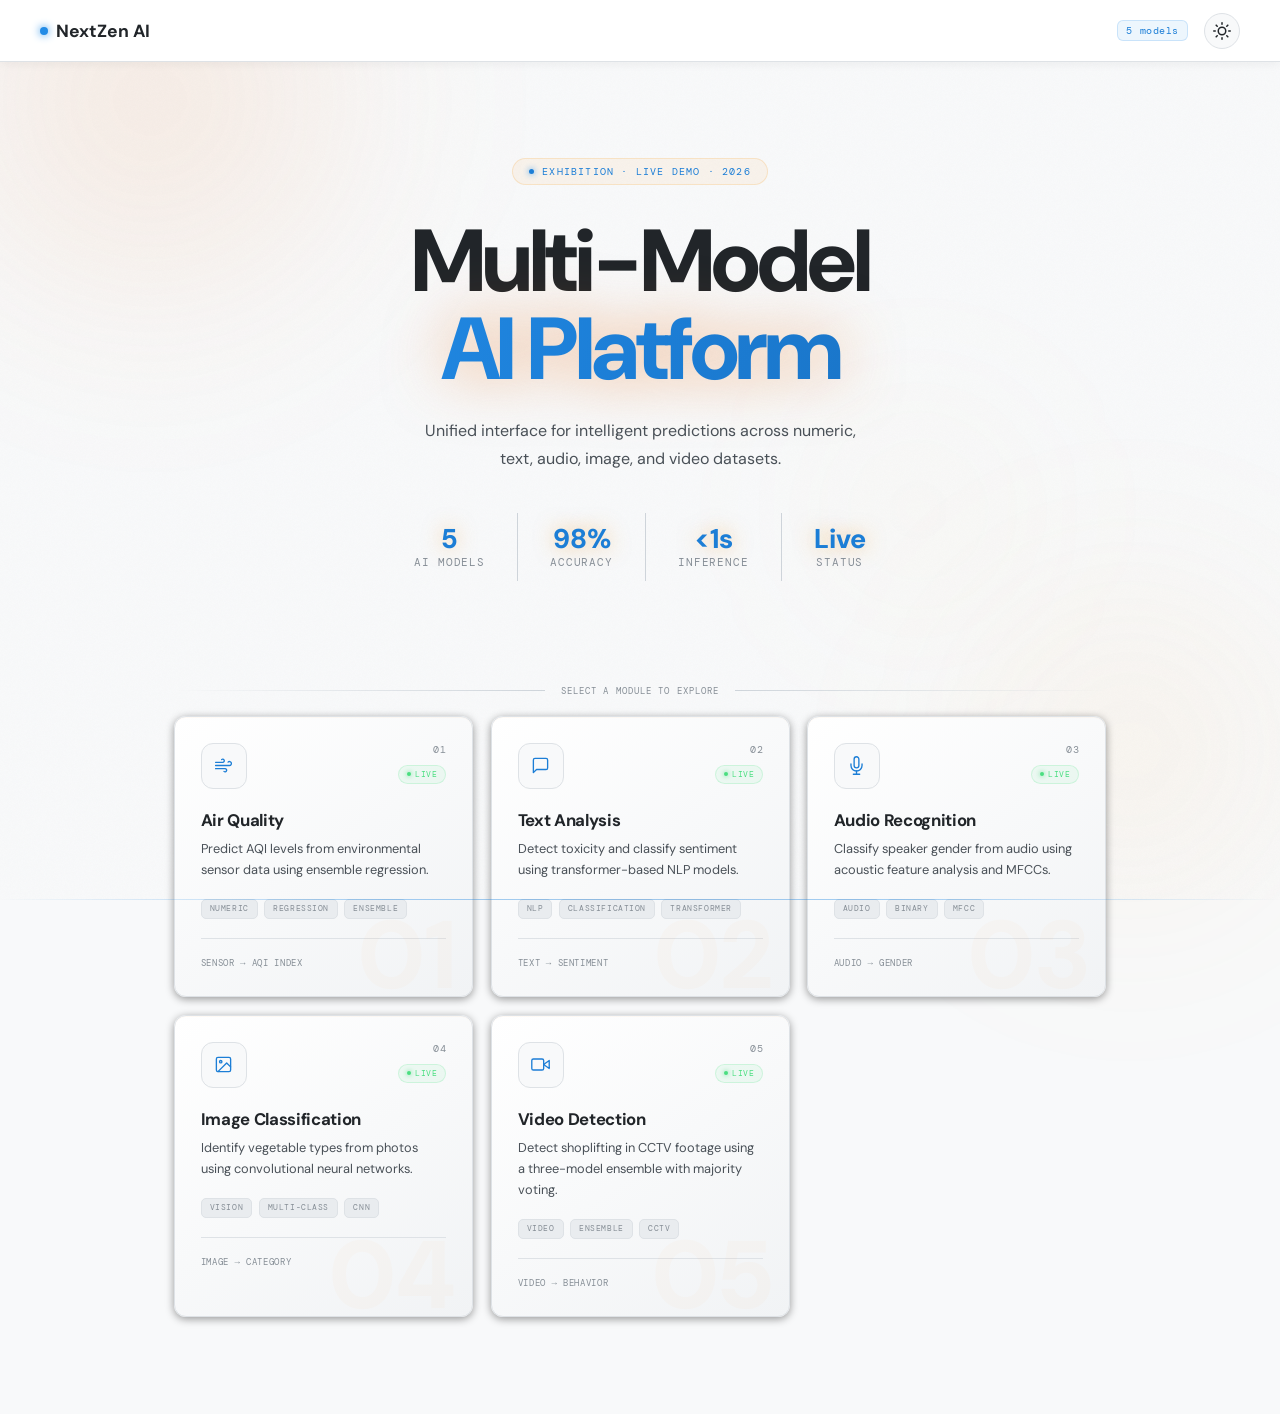
<file: templates/index.html>
<!DOCTYPE html>
<html lang="en">

<head>
  <meta charset="UTF-8">
  <meta name="viewport" content="width=device-width, initial-scale=1.0">
  <title>Multi-Model NextZen AI</title>
  <link
    href="https://fonts.googleapis.com/css2?family=DM+Sans:wght@300;400;500;600&family=DM+Mono:wght@400;500&display=swap"
    rel="stylesheet">
  <link rel="stylesheet" href="/static/global.css">
  <script src="/static/theme.js"></script>
  <style>
    *,
    *::before,
    *::after {
      box-sizing: border-box;
      margin: 0;
      padding: 0;
    }

    /* Global variables are loaded from static/global.css */

    html {
      scroll-behavior: smooth;
    }

    /* ─── NOISE OVERLAY ─── */
    body::before {
      content: '';
      position: fixed;
      inset: 0;
      z-index: 0;
      background-image: url("data:image/svg+xml,%3Csvg viewBox='0 0 256 256' xmlns='http://www.w3.org/2000/svg'%3E%3Cfilter id='n'%3E%3CfeTurbulence type='fractalNoise' baseFrequency='0.9' numOctaves='4' stitchTiles='stitch'/%3E%3C/filter%3E%3Crect width='100%25' height='100%25' filter='url(%23n)' opacity='0.04'/%3E%3C/svg%3E");
      background-size: 200px;
      pointer-events: none;
      opacity: 0.6;
    }

    /* ─── AMBIENT GLOW ORBS ─── */
    .orb {
      position: fixed;
      border-radius: 50%;
      filter: blur(80px);
      pointer-events: none;
      z-index: 0;
      animation: drift 18s ease-in-out infinite alternate;
    }

    .orb-1 {
      width: 600px;
      height: 600px;
      background: radial-gradient(circle, rgba(232, 114, 28, 0.12) 0%, transparent 70%);
      top: -200px;
      left: -150px;
    }

    .orb-2 {
      width: 500px;
      height: 500px;
      background: radial-gradient(circle, rgba(245, 160, 48, 0.08) 0%, transparent 70%);
      bottom: -100px;
      right: -100px;
      animation-delay: -9s;
      animation-direction: alternate-reverse;
    }

    .orb-3 {
      width: 300px;
      height: 300px;
      background: radial-gradient(circle, rgba(255, 201, 106, 0.06) 0%, transparent 70%);
      top: 40%;
      left: 60%;
      animation-delay: -4s;
    }

    @keyframes drift {
      from {
        transform: translate(0, 0) scale(1);
      }

      to {
        transform: translate(30px, 40px) scale(1.08);
      }
    }

    /* Custom nav styles for index.html */
    .nav-badge {
      font-family: var(--mono);
      font-size: 0.6rem;
      color: var(--accent2);
      background: var(--accent-light);
      border: 1px solid var(--accent-mid);
      border-radius: 6px;
      padding: 0.18rem 0.5rem;
      letter-spacing: 0.06em;
    }

    /* ─── HERO ─── */
    .hero {
      position: relative;
      z-index: 1;
      max-width: 780px;
      margin: 0 auto;
      padding: 6rem 2rem 3rem;
      text-align: center;
    }

    .hero-eyebrow {
      display: inline-flex;
      align-items: center;
      gap: 0.5rem;
      font-family: var(--mono);
      font-size: 0.62rem;
      letter-spacing: 0.12em;
      text-transform: uppercase;
      color: var(--accent2);
      background: rgba(245, 160, 48, 0.07);
      border: 1px solid rgba(245, 160, 48, 0.2);
      border-radius: 999px;
      padding: 0.35rem 1rem;
      margin-bottom: 2rem;
      animation: fadeUp 0.5s ease both;
    }

    .hero-eyebrow::before {
      content: '';
      width: 5px;
      height: 5px;
      border-radius: 50%;
      background: var(--accent2);
      box-shadow: 0 0 6px var(--accent);
    }

    .hero h1 {
      font-family: var(--display);
      font-size: clamp(3rem, 7vw, 5.5rem);
      font-weight: 800;
      line-height: 1.0;
      letter-spacing: -0.04em;
      color: var(--text);
      margin-bottom: 1.5rem;
      animation: fadeUp 0.5s 0.1s ease both;
    }

    .hero h1 .line2 {
      display: block;
      background: linear-gradient(110deg, var(--accent) 0%, var(--accent2) 50%, var(--accent3) 100%);
      -webkit-background-clip: text;
      -webkit-text-fill-color: transparent;
      background-clip: text;
      filter: drop-shadow(0 0 30px rgba(232, 114, 28, 0.5));
    }

    .hero-sub {
      font-size: 1rem;
      color: var(--text2);
      line-height: 1.75;
      max-width: 460px;
      margin: 0 auto 2.5rem;
      animation: fadeUp 0.5s 0.18s ease both;
    }

    /* stat strip */
    .hero-stats {
      display: flex;
      align-items: center;
      justify-content: center;
      gap: 0;
      margin-bottom: 3.5rem;
      animation: fadeUp 0.5s 0.24s ease both;
    }

    .stat {
      padding: 0.75rem 2rem;
      border-left: 1px solid var(--border2);
      text-align: center;
    }

    .stat:first-child {
      border-left: none;
    }

    .stat-val {
      font-family: var(--display);
      font-size: 1.7rem;
      font-weight: 800;
      color: var(--accent2);
      line-height: 1;
      text-shadow: 0 0 20px rgba(245, 160, 48, 0.5);
    }

    .stat-lbl {
      font-size: 0.67rem;
      color: var(--muted);
      letter-spacing: 0.08em;
      text-transform: uppercase;
      margin-top: 0.2rem;
      font-family: var(--mono);
    }

    /* ─── SECTION LABEL ─── */
    .section-label {
      max-width: 980px;
      margin: 0 auto;
      padding: 0 1.5rem 1.2rem;
      display: flex;
      align-items: center;
      gap: 1rem;
      position: relative;
      z-index: 1;
      animation: fadeUp 0.5s 0.3s ease both;
    }

    .section-label::before {
      content: '';
      flex: 1;
      height: 1px;
      background: linear-gradient(to right, transparent, var(--border2));
    }

    .section-label-text {
      font-family: var(--mono);
      font-size: 0.58rem;
      color: var(--muted);
      letter-spacing: 0.12em;
      text-transform: uppercase;
      white-space: nowrap;
    }

    .section-label::after {
      content: '';
      flex: 1;
      height: 1px;
      background: linear-gradient(to left, transparent, var(--border2));
    }

    /* ─── GRID ─── */
    .grid {
      max-width: 980px;
      margin: 0 auto;
      padding: 0 1.5rem 6rem;
      display: grid;
      grid-template-columns: repeat(3, 1fr);
      gap: 1.1rem;
      position: relative;
      z-index: 1;
    }

    @media(max-width:820px) {
      .grid {
        grid-template-columns: repeat(2, 1fr);
      }
    }

    @media(max-width:520px) {
      .grid {
        grid-template-columns: 1fr;
      }
    }

    /* ─── CARD ─── */
    .card {
      background: linear-gradient(145deg, var(--surface) 0%, var(--bg2) 100%);
      border: 1px solid var(--border);
      border-radius: var(--r);
      padding: 1.6rem;
      cursor: pointer;
      position: relative;
      overflow: hidden;
      transition: transform 0.3s cubic-bezier(0.34, 1.56, 0.64, 1),
        box-shadow 0.3s ease,
        border-color 0.22s;
      box-shadow: 0 2px 8px rgba(0, 0, 0, 0.4), 0 1px 0 rgba(255, 160, 60, 0.05) inset;
    }

    /* staggered entry */
    .card {
      animation: cardUp 0.5s ease both;
    }

    .card:nth-child(1) {
      animation-delay: 0.35s;
    }

    .card:nth-child(2) {
      animation-delay: 0.42s;
    }

    .card:nth-child(3) {
      animation-delay: 0.49s;
    }

    .card:nth-child(4) {
      animation-delay: 0.56s;
    }

    .card:nth-child(5) {
      animation-delay: 0.63s;
    }

    @keyframes cardUp {
      from {
        opacity: 0;
        transform: translateY(24px) scale(0.97);
      }

      to {
        opacity: 1;
        transform: translateY(0) scale(1);
      }
    }

    .card:hover {
      transform: translateY(-7px) scale(1.015);
      box-shadow: 0 20px 50px rgba(0, 0, 0, 0.6),
        0 0 0 1px var(--border2),
        0 0 40px rgba(232, 114, 28, 0.12);
      border-color: var(--border2);
    }

    /* gradient top bar */
    .card::before {
      content: '';
      position: absolute;
      top: 0;
      left: 0;
      right: 0;
      height: 1px;
      background: linear-gradient(90deg, transparent, var(--accent), var(--accent2), transparent);
      opacity: 0;
      transition: opacity 0.3s ease;
    }

    .card:hover::before {
      opacity: 1;
    }

    /* inner glow on hover */
    .card::after {
      content: '';
      position: absolute;
      inset: 0;
      background: radial-gradient(ellipse at 50% 0%, rgba(232, 114, 28, 0.06) 0%, transparent 65%);
      opacity: 0;
      transition: opacity 0.3s ease;
      pointer-events: none;
    }

    .card:hover::after {
      opacity: 1;
    }

    /* number watermark */
    .card-watermark {
      position: absolute;
      bottom: -0.5rem;
      right: 1rem;
      font-family: var(--display);
      font-size: 6rem;
      font-weight: 800;
      color: rgba(255, 160, 60, 0.03);
      line-height: 1;
      pointer-events: none;
      user-select: none;
      transition: color 0.3s;
    }

    .card:hover .card-watermark {
      color: rgba(255, 160, 60, 0.06);
    }

    /* card top row */
    .card-head {
      display: flex;
      align-items: flex-start;
      justify-content: space-between;
      margin-bottom: 1.3rem;
    }

    .card-icon {
      width: 46px;
      height: 46px;
      border-radius: 12px;
      background: var(--surface2);
      border: 1px solid var(--border);
      display: flex;
      align-items: center;
      justify-content: center;
      position: relative;
      overflow: hidden;
      transition: background 0.22s, border-color 0.22s, box-shadow 0.22s;
    }

    .card-icon::before {
      content: '';
      position: absolute;
      inset: 0;
      background: radial-gradient(circle at 50% 0%, rgba(232, 114, 28, 0.15) 0%, transparent 70%);
      opacity: 0;
      transition: opacity 0.22s;
    }

    .card:hover .card-icon {
      background: rgba(232, 114, 28, 0.1);
      border-color: var(--border3);
      box-shadow: 0 0 14px rgba(232, 114, 28, 0.2);
    }

    .card:hover .card-icon::before {
      opacity: 1;
    }

    .card-icon svg {
      width: 19px;
      height: 19px;
      stroke: var(--accent2);
      fill: none;
      stroke-width: 1.7;
      stroke-linecap: round;
      stroke-linejoin: round;
      transition: stroke 0.22s, filter 0.22s;
      position: relative;
      z-index: 1;
    }

    .card:hover .card-icon svg {
      stroke: var(--accent3);
      filter: drop-shadow(0 0 6px rgba(232, 114, 28, 0.8));
    }

    .card-meta {
      text-align: right;
    }

    .card-idx {
      font-family: var(--mono);
      font-size: 0.6rem;
      color: var(--muted);
      letter-spacing: 0.08em;
      display: block;
      margin-bottom: 0.3rem;
    }

    /* status pill */
    .status-pill {
      display: inline-flex;
      align-items: center;
      gap: 0.28rem;
      font-family: var(--mono);
      font-size: 0.52rem;
      letter-spacing: 0.06em;
      color: #4ade80;
      background: rgba(74, 222, 128, 0.07);
      border: 1px solid rgba(74, 222, 128, 0.2);
      border-radius: 999px;
      padding: 0.18rem 0.5rem;
    }

    .status-pill::before {
      content: '';
      width: 4px;
      height: 4px;
      border-radius: 50%;
      background: #4ade80;
      box-shadow: 0 0 5px #4ade80;
    }

    /* card body */
    .card-name {
      font-family: var(--display);
      font-size: 1.05rem;
      font-weight: 700;
      color: var(--text);
      margin-bottom: 0.4rem;
      letter-spacing: -0.02em;
      transition: color 0.2s;
    }

    .card:hover .card-name {
      color: var(--accent3);
    }

    .card-desc {
      font-size: 0.8rem;
      color: var(--text2);
      line-height: 1.65;
      margin-bottom: 1.2rem;
    }

    /* tag row */
    .card-tags {
      display: flex;
      gap: 0.4rem;
      flex-wrap: wrap;
      margin-bottom: 1.2rem;
    }

    .tag {
      font-family: var(--mono);
      font-size: 0.53rem;
      letter-spacing: 0.07em;
      text-transform: uppercase;
      color: var(--muted);
      background: var(--surface3);
      border: 1px solid var(--border);
      border-radius: 5px;
      padding: 0.2rem 0.5rem;
      transition: color 0.2s, background 0.2s, border-color 0.2s;
    }

    .card:hover .tag {
      color: var(--accent2);
      background: rgba(232, 114, 28, 0.08);
      border-color: rgba(232, 114, 28, 0.2);
    }

    /* card footer */
    .card-foot {
      display: flex;
      align-items: center;
      justify-content: space-between;
      padding-top: 1rem;
      border-top: 1px solid var(--border);
    }

    .card-type {
      font-family: var(--mono);
      font-size: 0.57rem;
      color: var(--muted);
      letter-spacing: 0.07em;
      text-transform: uppercase;
    }

    .card-cta {
      display: flex;
      align-items: center;
      gap: 0.35rem;
      font-size: 0.73rem;
      font-weight: 600;
      font-family: var(--display);
      color: var(--accent);
      opacity: 0;
      transform: translateX(-6px);
      transition: opacity 0.22s, transform 0.22s, color 0.22s;
    }

    .card:hover .card-cta {
      opacity: 1;
      transform: translateX(0);
      color: var(--accent2);
    }

    .card-cta svg {
      width: 13px;
      height: 13px;
      stroke: currentColor;
      fill: none;
      stroke-width: 2.2;
      stroke-linecap: round;
      stroke-linejoin: round;
    }

    /* ─── BOTTOM GLOW LINE ─── */
    .bottom-glow {
      position: fixed;
      bottom: 0;
      left: 0;
      right: 0;
      height: 1px;
      background: linear-gradient(90deg, transparent 0%, var(--accent) 30%, var(--accent2) 50%, var(--accent) 70%, transparent 100%);
      opacity: 0.4;
      z-index: 99;
      pointer-events: none;
    }

    /* ─── ANIMATIONS ─── */
    @keyframes fadeUp {
      from {
        opacity: 0;
        transform: translateY(16px);
      }

      to {
        opacity: 1;
        transform: translateY(0);
      }
    }

    /* ─── SCROLLBAR ─── */
    ::-webkit-scrollbar {
      width: 6px;
    }

    ::-webkit-scrollbar-track {
      background: var(--bg);
    }

    ::-webkit-scrollbar-thumb {
      background: var(--surface3);
      border-radius: 3px;
    }

    ::-webkit-scrollbar-thumb:hover {
      background: var(--border3);
    }
  </style>
</head>

<body>

  <!-- Ambient -->
  <div class="orb orb-1"></div>
  <div class="orb orb-2"></div>
  <div class="orb orb-3"></div>
  <div class="bottom-glow"></div>

  <!-- NAV -->
  <nav class="global-nav">
    <div class="nav-left">
      <a href="/" class="nav-name">
        <div style="width:8px;height:8px;border-radius:50%;background:var(--accent);box-shadow:0 0 8px var(--accent);">
        </div>
        NextZen AI
      </a>
    </div>
    <div style="display: flex; align-items: center; gap: 1rem;">
      <div class="nav-badge">5 models</div>
      <button id="theme-toggle" class="theme-toggle" aria-label="Toggle Theme"></button>
    </div>
  </nav>

  <!-- HERO -->
  <div class="hero">
    <div class="hero-eyebrow">Exhibition · Live Demo · 2026</div>
    <h1>
      Multi-Model
      <span class="line2">AI Platform</span>
    </h1>
    <p class="hero-sub">Unified interface for intelligent predictions across numeric, text, audio, image, and video
      datasets.</p>

    <div class="hero-stats">
      <div class="stat">
        <div class="stat-val">5</div>
        <div class="stat-lbl">AI Models</div>
      </div>
      <div class="stat">
        <div class="stat-val">98%</div>
        <div class="stat-lbl">Accuracy</div>
      </div>
      <div class="stat">
        <div class="stat-val">&lt;1s</div>
        <div class="stat-lbl">Inference</div>
      </div>
      <div class="stat">
        <div class="stat-val">Live</div>
        <div class="stat-lbl">Status</div>
      </div>
    </div>
  </div>

  <!-- SECTION LABEL -->
  <div class="section-label">
    <span class="section-label-text">Select a module to explore</span>
  </div>

  <!-- CARD GRID -->
  <div class="grid">

    <div class="card" onclick="go('/numeric')">
      <div class="card-watermark">01</div>
      <div class="card-head">
        <div class="card-icon">
          <svg viewBox="0 0 24 24">
            <path d="M9.59 4.59A2 2 0 1 1 11 8H2m10.59 11.41A2 2 0 1 0 14 16H2m15.73-8.27A2.5 2.5 0 1 1 19.5 12H2" />
          </svg>
        </div>
        <div class="card-meta">
          <span class="card-idx">01</span>
          <span class="status-pill">LIVE</span>
        </div>
      </div>
      <div class="card-name">Air Quality</div>
      <div class="card-desc">Predict AQI levels from environmental sensor data using ensemble regression.</div>
      <div class="card-tags">
        <span class="tag">Numeric</span>
        <span class="tag">Regression</span>
        <span class="tag">Ensemble</span>
      </div>
      <div class="card-foot">
        <span class="card-type">Sensor → AQI Index</span>
        <span class="card-cta">Open <svg viewBox="0 0 24 24">
            <line x1="5" y1="12" x2="19" y2="12" />
            <polyline points="12 5 19 12 12 19" />
          </svg></span>
      </div>
    </div>

    <div class="card" onclick="go('/text')">
      <div class="card-watermark">02</div>
      <div class="card-head">
        <div class="card-icon">
          <svg viewBox="0 0 24 24">
            <path d="M21 15a2 2 0 0 1-2 2H7l-4 4V5a2 2 0 0 1 2-2h14a2 2 0 0 1 2 2z" />
          </svg>
        </div>
        <div class="card-meta">
          <span class="card-idx">02</span>
          <span class="status-pill">LIVE</span>
        </div>
      </div>
      <div class="card-name">Text Analysis</div>
      <div class="card-desc">Detect toxicity and classify sentiment using transformer-based NLP models.</div>
      <div class="card-tags">
        <span class="tag">NLP</span>
        <span class="tag">Classification</span>
        <span class="tag">Transformer</span>
      </div>
      <div class="card-foot">
        <span class="card-type">Text → Sentiment</span>
        <span class="card-cta">Open <svg viewBox="0 0 24 24">
            <line x1="5" y1="12" x2="19" y2="12" />
            <polyline points="12 5 19 12 12 19" />
          </svg></span>
      </div>
    </div>

    <div class="card" onclick="go('/audio')">
      <div class="card-watermark">03</div>
      <div class="card-head">
        <div class="card-icon">
          <svg viewBox="0 0 24 24">
            <path d="M12 1a3 3 0 0 0-3 3v8a3 3 0 0 0 6 0V4a3 3 0 0 0-3-3z" />
            <path d="M19 10v2a7 7 0 0 1-14 0v-2" />
            <line x1="12" y1="19" x2="12" y2="23" />
            <line x1="8" y1="23" x2="16" y2="23" />
          </svg>
        </div>
        <div class="card-meta">
          <span class="card-idx">03</span>
          <span class="status-pill">LIVE</span>
        </div>
      </div>
      <div class="card-name">Audio Recognition</div>
      <div class="card-desc">Classify speaker gender from audio using acoustic feature analysis and MFCCs.</div>
      <div class="card-tags">
        <span class="tag">Audio</span>
        <span class="tag">Binary</span>
        <span class="tag">MFCC</span>
      </div>
      <div class="card-foot">
        <span class="card-type">Audio → Gender</span>
        <span class="card-cta">Open <svg viewBox="0 0 24 24">
            <line x1="5" y1="12" x2="19" y2="12" />
            <polyline points="12 5 19 12 12 19" />
          </svg></span>
      </div>
    </div>

    <div class="card" onclick="go('/image')">
      <div class="card-watermark">04</div>
      <div class="card-head">
        <div class="card-icon">
          <svg viewBox="0 0 24 24">
            <rect x="3" y="3" width="18" height="18" rx="2" />
            <circle cx="8.5" cy="8.5" r="1.5" />
            <polyline points="21 15 16 10 5 21" />
          </svg>
        </div>
        <div class="card-meta">
          <span class="card-idx">04</span>
          <span class="status-pill">LIVE</span>
        </div>
      </div>
      <div class="card-name">Image Classification</div>
      <div class="card-desc">Identify vegetable types from photos using convolutional neural networks.</div>
      <div class="card-tags">
        <span class="tag">Vision</span>
        <span class="tag">Multi-class</span>
        <span class="tag">CNN</span>
      </div>
      <div class="card-foot">
        <span class="card-type">Image → Category</span>
        <span class="card-cta">Open <svg viewBox="0 0 24 24">
            <line x1="5" y1="12" x2="19" y2="12" />
            <polyline points="12 5 19 12 12 19" />
          </svg></span>
      </div>
    </div>

    <div class="card" onclick="go('/video')">
      <div class="card-watermark">05</div>
      <div class="card-head">
        <div class="card-icon">
          <svg viewBox="0 0 24 24">
            <polygon points="23 7 16 12 23 17 23 7" />
            <rect x="1" y="5" width="15" height="14" rx="2" />
          </svg>
        </div>
        <div class="card-meta">
          <span class="card-idx">05</span>
          <span class="status-pill">LIVE</span>
        </div>
      </div>
      <div class="card-name">Video Detection</div>
      <div class="card-desc">Detect shoplifting in CCTV footage using a three-model ensemble with majority voting.</div>
      <div class="card-tags">
        <span class="tag">Video</span>
        <span class="tag">Ensemble</span>
        <span class="tag">CCTV</span>
      </div>
      <div class="card-foot">
        <span class="card-type">Video → Behavior</span>
        <span class="card-cta">Open <svg viewBox="0 0 24 24">
            <line x1="5" y1="12" x2="19" y2="12" />
            <polyline points="12 5 19 12 12 19" />
          </svg></span>
      </div>
    </div>

  </div>
  <script>
    function go(path) {
      window.location.href = path;
    }

    // Subtle parallax on orbs
    document.addEventListener('mousemove', e => {
      const x = (e.clientX / window.innerWidth - 0.5) * 20;
      const y = (e.clientY / window.innerHeight - 0.5) * 20;
      document.querySelectorAll('.orb').forEach((orb, i) => {
        const factor = (i + 1) * 0.4;
        orb.style.transform = `translate(${x * factor}px, ${y * factor}px)`;
      });
    });

    // ✅ AUTO SCROLL AFTER 5 SECONDS
    setTimeout(() => {
      document.querySelector('.section-label').scrollIntoView({
        behavior: 'smooth'
      });
    }, 5000);
  </script>
</body>

</html>
</file>
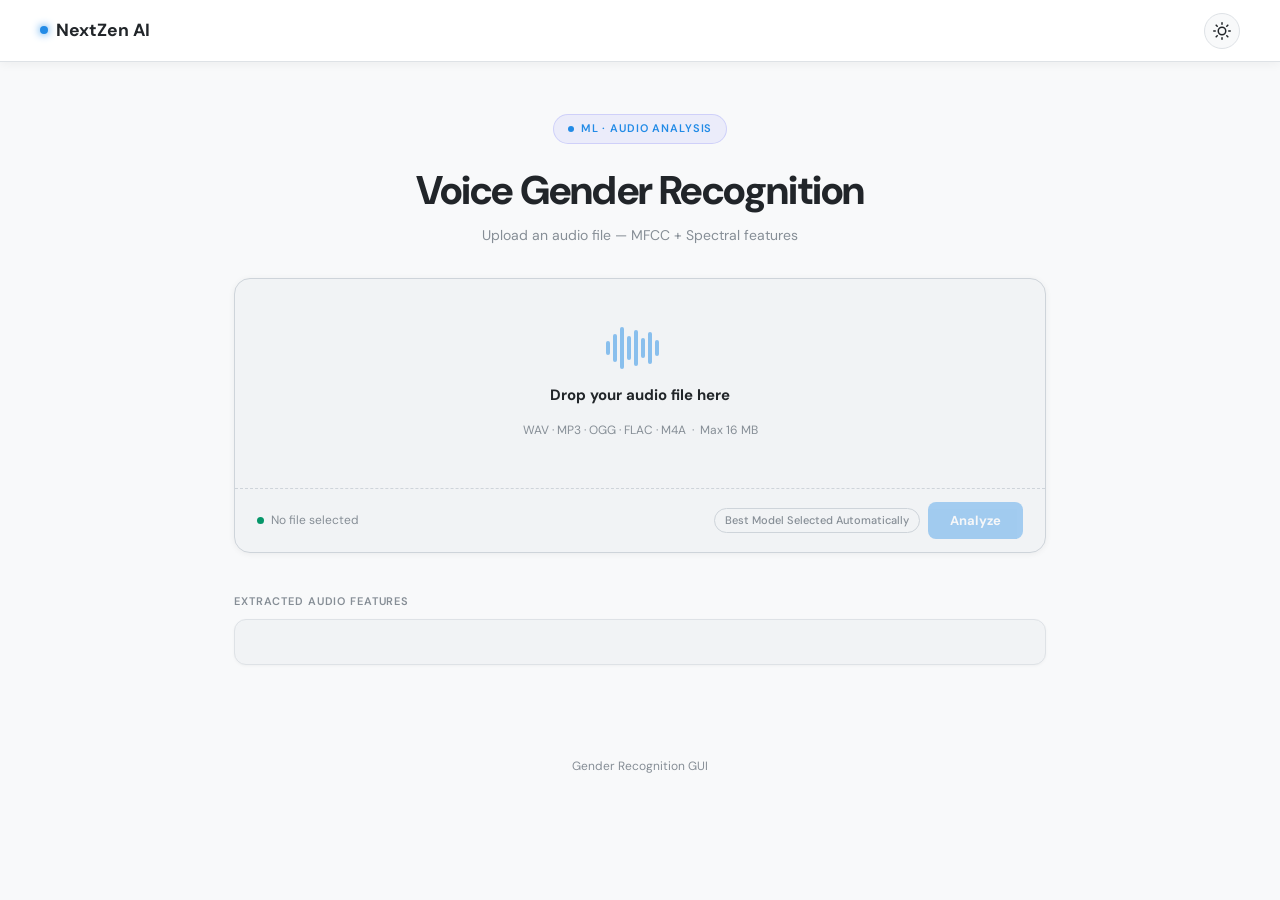
<file: templates/audio.html>
<!DOCTYPE html>
<html lang="en">

<head>
  <meta charset="UTF-8" />
  <meta name="viewport" content="width=device-width, initial-scale=1.0" />
  <title>Voice Gender Recognition</title>
  <link rel="preconnect" href="https://fonts.googleapis.com" />
  <link
    href="https://fonts.googleapis.com/css2?family=Inter:wght@400;500;600&family=Plus+Jakarta+Sans:wght@600;700;800&display=swap"
    rel="stylesheet" />
  <link rel="stylesheet" href="/static/global.css">
  <script src="/static/theme.js"></script>
  <style>
    *,
    *::before,
    *::after {
      box-sizing: border-box;
      margin: 0;
      padding: 0;
    }

    :root {
      --accent-bg: rgba(91, 94, 244, 0.08);
      --accent-border: rgba(91, 94, 244, 0.2);
      --male: #2563eb;
      --female: #db2777;
      --success: #059669;
    }

    body {
      font-size: 14px;
      font-weight: 400;
      line-height: 1.6;
    }

    .wrapper {
      display: flex;
      flex-direction: column;
      align-items: center;
      width: 100%;
    }

    header {
      width: 100%;
      max-width: 860px;
      padding: 52px 24px 32px;
      text-align: center;
    }

    .header-badge {
      display: inline-flex;
      align-items: center;
      gap: 7px;
      font-family: var(--sans);
      font-size: 11px;
      font-weight: 600;
      letter-spacing: 0.08em;
      text-transform: uppercase;
      color: var(--accent);
      background: var(--accent-bg);
      border: 1px solid var(--accent-border);
      border-radius: 100px;
      padding: 5px 14px;
      margin-bottom: 22px;
    }

    .header-badge::before {
      content: '';
      width: 6px;
      height: 6px;
      border-radius: 50%;
      background: var(--accent);
      animation: pulse 2s infinite;
    }

    @keyframes pulse {

      0%,
      100% {
        opacity: 1;
        transform: scale(1)
      }

      50% {
        opacity: .4;
        transform: scale(1.5)
      }
    }

    h1 {
      font-family: var(--display);
      font-size: clamp(26px, 5vw, 40px);
      font-weight: 800;
      letter-spacing: -0.02em;
      line-height: 1.2;
      color: var(--text);
      margin-bottom: 10px;
    }

    .subtitle {
      font-family: var(--sans);
      font-size: 14px;
      font-weight: 400;
      color: var(--muted);
      letter-spacing: 0;
    }

    main {
      width: 100%;
      max-width: 860px;
      padding: 0 24px 64px;
      display: flex;
      flex-direction: column;
      gap: 20px;
    }

    .upload-card {
      background: var(--bg2);
      border: 1px solid var(--border2);
      border-radius: 16px;
      overflow: hidden;
      box-shadow: 0 1px 6px rgba(0, 0, 0, 0.06);
    }

    .drop-zone {
      padding: 48px 32px;
      display: flex;
      flex-direction: column;
      align-items: center;
      gap: 14px;
      cursor: pointer;
      transition: background 0.2s;
      position: relative;
      text-align: center;
      border-bottom: 1px dashed var(--border2);
    }

    .drop-zone:hover,
    .drop-zone.drag-over {
      background: var(--accent-bg);
    }

    .drop-zone input[type="file"] {
      position: absolute;
      inset: 0;
      opacity: 0;
      cursor: pointer;
      width: 100%;
      height: 100%;
    }

    .waveform-icon {
      width: 68px;
      height: 42px;
      display: flex;
      align-items: center;
      gap: 3px;
    }

    .waveform-icon span {
      display: block;
      width: 4px;
      background: var(--accent);
      border-radius: 2px;
      opacity: 0.5;
      animation: wave 1.2s ease-in-out infinite;
    }

    .waveform-icon span:nth-child(1) {
      height: 14px;
      animation-delay: 0s
    }

    .waveform-icon span:nth-child(2) {
      height: 28px;
      animation-delay: 0.1s
    }

    .waveform-icon span:nth-child(3) {
      height: 42px;
      animation-delay: 0.2s
    }

    .waveform-icon span:nth-child(4) {
      height: 24px;
      animation-delay: 0.3s
    }

    .waveform-icon span:nth-child(5) {
      height: 36px;
      animation-delay: 0.1s
    }

    .waveform-icon span:nth-child(6) {
      height: 20px;
      animation-delay: 0.25s
    }

    .waveform-icon span:nth-child(7) {
      height: 32px;
      animation-delay: 0.15s
    }

    .waveform-icon span:nth-child(8) {
      height: 16px;
      animation-delay: 0.05s
    }

    @keyframes wave {

      0%,
      100% {
        transform: scaleY(0.45)
      }

      50% {
        transform: scaleY(1)
      }
    }

    .drop-text-main {
      font-family: var(--display);
      font-size: 15px;
      font-weight: 700;
      color: var(--text);
    }

    .drop-text-sub {
      font-size: 12px;
      font-weight: 400;
      color: var(--muted);
    }

    .file-info-bar {
      padding: 13px 22px;
      background: var(--bg3);
      display: flex;
      align-items: center;
      justify-content: space-between;
      gap: 12px;
      min-height: 54px;
    }

    .file-name {
      font-size: 12px;
      font-weight: 500;
      color: var(--success);
      display: flex;
      align-items: center;
      gap: 7px;
    }

    .file-name::before {
      content: '';
      width: 7px;
      height: 7px;
      border-radius: 50%;
      background: var(--success);
      flex-shrink: 0;
    }

    .analyze-btn {
      background: var(--accent);
      color: #fff;
      border: none;
      border-radius: 8px;
      padding: 10px 22px;
      font-family: var(--display);
      font-size: 13px;
      font-weight: 700;
      cursor: pointer;
      letter-spacing: 0.01em;
      transition: all 0.18s;
      white-space: nowrap;
      flex-shrink: 0;
      box-shadow: 0 2px 8px rgba(91, 94, 244, 0.22);
    }

    .analyze-btn:hover {
      background: #4749d8;
      transform: translateY(-1px);
      box-shadow: 0 4px 14px rgba(91, 94, 244, 0.28);
    }

    .analyze-btn:active {
      transform: translateY(0);
      box-shadow: none;
    }

    .analyze-btn:disabled {
      opacity: 0.38;
      cursor: not-allowed;
      transform: none;
      box-shadow: none;
    }

    .loading-bar {
      height: 3px;
      background: var(--border);
      overflow: hidden;
      display: none;
    }

    .loading-bar.active {
      display: block;
    }

    .loading-bar-fill {
      height: 100%;
      background: linear-gradient(90deg, var(--accent), #818cf8, var(--accent));
      background-size: 200%;
      animation: shimmer 1.4s linear infinite;
    }

    @keyframes shimmer {
      0% {
        background-position: 100%
      }

      100% {
        background-position: -100%
      }
    }

    .results-section {
      display: none;
      flex-direction: column;
      gap: 16px;
    }

    .results-section.visible {
      display: flex;
      animation: fadeUp 0.35s ease;
    }

    @keyframes fadeUp {
      from {
        opacity: 0;
        transform: translateY(10px)
      }

      to {
        opacity: 1;
        transform: translateY(0)
      }
    }

    .section-label {
      font-size: 11px;
      font-weight: 600;
      letter-spacing: 0.08em;
      text-transform: uppercase;
      color: var(--muted);
      margin-bottom: 8px;
    }

    .ensemble-card {
      background: var(--bg2);
      border: 1px solid var(--border2);
      border-radius: 16px;
      padding: 28px 32px;
      display: flex;
      align-items: center;
      gap: 32px;
      flex-wrap: wrap;
      box-shadow: 0 1px 5px rgba(0, 0, 0, 0.05);
    }

    .ensemble-prediction {
      flex: 1;
      min-width: 180px;
    }

    .gender-label {
      font-family: var(--display);
      font-size: 48px;
      font-weight: 800;
      letter-spacing: -0.03em;
      line-height: 1;
    }

    .gender-label.male {
      color: var(--male);
    }

    .gender-label.female {
      color: var(--female);
    }

    .confidence-text {
      font-size: 13px;
      font-weight: 400;
      color: var(--muted);
      margin-top: 6px;
    }

    .confidence-val {
      color: var(--text);
      font-weight: 600;
    }

    .ensemble-bars {
      flex: 1;
      min-width: 200px;
    }

    .prob-row {
      display: flex;
      align-items: center;
      gap: 10px;
      margin-bottom: 10px;
    }

    .prob-label {
      font-size: 12px;
      font-weight: 500;
      color: var(--muted);
      width: 52px;
      flex-shrink: 0;
    }

    .prob-bar-bg {
      flex: 1;
      height: 7px;
      background: var(--bg3);
      border-radius: 4px;
      overflow: hidden;
    }

    .prob-bar-fill {
      height: 100%;
      border-radius: 4px;
      transition: width 0.6s cubic-bezier(0.34, 1.56, 0.64, 1);
    }

    .prob-bar-fill.male-fill {
      background: var(--male);
    }

    .prob-bar-fill.female-fill {
      background: var(--female);
    }

    .prob-pct {
      font-size: 12px;
      font-weight: 600;
      color: var(--text);
      width: 38px;
      text-align: right;
      flex-shrink: 0;
    }

    .model-row {
      display: grid;
      grid-template-columns: 1fr 1fr;
      gap: 16px;
    }

    @media (max-width: 560px) {
      .model-row {
        grid-template-columns: 1fr;
      }
    }

    .model-card {
      background: var(--bg2);
      border: 1px solid var(--border);
      border-radius: 12px;
      padding: 20px;
      box-shadow: 0 1px 3px rgba(0, 0, 0, 0.04);
    }

    .model-card-header {
      display: flex;
      justify-content: space-between;
      align-items: center;
      margin-bottom: 14px;
    }

    .model-name {
      font-family: var(--display);
      font-size: 13px;
      font-weight: 700;
      color: var(--text);
    }

    .model-tag {
      font-size: 10px;
      font-weight: 600;
      letter-spacing: 0.07em;
      padding: 3px 8px;
      border-radius: 100px;
      background: var(--accent-bg);
      color: var(--accent);
      border: 1px solid var(--accent-border);
    }

    .model-pred {
      font-family: var(--display);
      font-size: 24px;
      font-weight: 800;
      letter-spacing: -0.02em;
      margin-bottom: 2px;
    }

    .model-pred.male {
      color: var(--male);
    }

    .model-pred.female {
      color: var(--female);
    }

    .model-conf {
      font-size: 12px;
      font-weight: 400;
      color: var(--muted);
      margin-bottom: 14px;
    }

    .feature-card {
      background: var(--bg2);
      border: 1px solid var(--border);
      border-radius: 12px;
      padding: 20px;
      box-shadow: 0 1px 3px rgba(0, 0, 0, 0.04);
    }

    .feature-grid {
      display: grid;
      grid-template-columns: repeat(auto-fit, minmax(130px, 1fr));
      gap: 10px;
      margin-top: 4px;
    }

    .feature-item {
      background: var(--bg3);
      border-radius: 8px;
      padding: 12px 14px;
      border: 1px solid var(--border);
    }

    .feature-key {
      font-size: 10px;
      font-weight: 600;
      color: var(--muted);
      letter-spacing: 0.07em;
      text-transform: uppercase;
      margin-bottom: 5px;
    }

    .feature-val {
      font-size: 15px;
      font-weight: 600;
      color: var(--text);
    }

    .error-card {
      background: #fef2f2;
      border: 1px solid #fecaca;
      border-radius: 12px;
      padding: 14px 18px;
      color: #dc2626;
      font-size: 13px;
      font-weight: 500;
      display: none;
    }

    .error-card.visible {
      display: block;
      animation: fadeUp 0.3s ease;
    }

    .models-info {
      display: flex;
      gap: 8px;
      flex-wrap: wrap;
    }

    .model-pill {
      font-size: 11px;
      font-weight: 500;
      color: var(--muted);
      background: var(--bg2);
      border: 1px solid var(--border2);
      border-radius: 100px;
      padding: 3px 10px;
    }

    .audio-player-section {
      background: var(--bg2);
      border: 1px solid var(--border2);
      border-radius: 16px;
      padding: 24px 32px;
      display: none;
      flex-direction: column;
      gap: 16px;
      box-shadow: 0 1px 6px rgba(0, 0, 0, 0.06);
    }

    .audio-player-section.visible {
      display: flex;
    }

    .waveform-container {
      width: 100%;
      background: var(--bg3);
      border-radius: 12px;
      padding: 16px;
      border: 1px solid var(--border);
      overflow-x: auto;
    }

    #waveformCanvas {
      width: 100%;
      height: 140px;
      display: block;
      cursor: pointer;
    }

    .audio-controls {
      display: flex;
      align-items: center;
      gap: 16px;
      flex-wrap: wrap;
    }

    .play-btn {
      background: var(--accent);
      color: #fff;
      border: none;
      border-radius: 8px;
      padding: 10px 18px;
      font-family: var(--display);
      font-size: 13px;
      font-weight: 700;
      cursor: pointer;
      letter-spacing: 0.01em;
      transition: all 0.18s;
      white-space: nowrap;
      display: flex;
      align-items: center;
      gap: 8px;
      box-shadow: 0 2px 8px rgba(91, 94, 244, 0.22);
    }

    .play-btn:hover {
      background: #4749d8;
      transform: translateY(-1px);
      box-shadow: 0 4px 14px rgba(91, 94, 244, 0.28);
    }

    .play-btn:active {
      transform: translateY(0);
      box-shadow: none;
    }

    .audio-time {
      font-size: 12px;
      font-weight: 500;
      color: var(--muted);
      display: flex;
      align-items: center;
      gap: 6px;
      min-width: 100px;
    }

    .progress-bar {
      flex: 1;
      height: 6px;
      background: var(--border);
      border-radius: 3px;
      cursor: pointer;
      overflow: hidden;
      min-width: 100px;
    }

    .progress-fill {
      height: 100%;
      background: var(--accent);
      border-radius: 3px;
      width: 0%;
      transition: width 0s linear;
    }

    footer {
      padding: 28px 24px;
      text-align: center;
      font-size: 12px;
      font-weight: 400;
      color: var(--muted);
    }
  </style>
</head>

<body>
  <nav class="global-nav">
    <div class="nav-left">
      <a href="/" class="nav-name">
        <div style="width:8px;height:8px;border-radius:50%;background:var(--accent);box-shadow:0 0 8px var(--accent);">
        </div>
        NextZen AI
      </a>
    </div>
    <div style="display: flex; align-items: center; gap: 1rem;">
      <button id="theme-toggle" class="theme-toggle" aria-label="Toggle Theme"></button>
    </div>
  </nav>
  <div class="wrapper">
    <header>
      <div class="header-badge">ML · Audio Analysis</div>
      <h1>Voice Gender Recognition</h1>
      <p class="subtitle">Upload an audio file — MFCC + Spectral features</p>
    </header>

    <main>

      <div class="upload-card">
        <div class="drop-zone" id="dropZone">
          <input type="file" id="audioInput" accept=".wav,.mp3,.ogg,.flac,.m4a" />
          <div class="waveform-icon">
            <span></span><span></span><span></span><span></span>
            <span></span><span></span><span></span><span></span>
          </div>
          <div class="drop-text-main">Drop your audio file here</div>
          <div class="drop-text-sub">WAV · MP3 · OGG · FLAC · M4A &nbsp;·&nbsp; Max 16 MB</div>
        </div>
        <div class="loading-bar" id="loadingBar">
          <div class="loading-bar-fill"></div>
        </div>
        <div class="file-info-bar">
          <span class="file-name" id="fileName" style="color:var(--muted);font-weight:400">No file selected</span>
          <div style="display:flex;gap:8px;align-items:center">
            <div class="models-info">
              <span class="model-pill">Best Model Selected Automatically</span>
            </div>
            <button class="analyze-btn" id="analyzeBtn" disabled onclick="analyze()">Analyze</button>
          </div>
        </div>
      </div>

      <div class="error-card" id="errorCard"></div>

      <div class="audio-player-section" id="audioPlayerSection">
        <div class="waveform-container">
          <canvas id="waveformCanvas"></canvas>
        </div>
        <div class="audio-controls">
          <button class="play-btn" id="playBtn" onclick="toggleAudio()">
            <span id="playBtnText">▶ Play</span>
          </button>
          <div class="progress-bar" id="progressBar">
            <div class="progress-fill" id="progressFill"></div>
          </div>
          <div class="audio-time">
            <span id="currentTime">0:00</span> / <span id="duration">0:00</span>
          </div>
        </div>
      </div>

      <audio id="audioElement" style="display:none;"></audio>

      <div>
        <div id="resultsSection" class="results-section">
          <div class="section-label">Final prediction</div>
          <div class="ensemble-card">
            <div class="ensemble-prediction">
              <div class="gender-label" id="ensembleGender">—</div>
              <div class="confidence-text">Confidence: <span class="confidence-val" id="ensembleConf">—</span></div>
            </div>
            <div class="ensemble-bars">
              <div class="prob-row">
                <div class="prob-label">Male</div>
                <div class="prob-bar-bg">
                  <div class="prob-bar-fill male-fill" id="maleBar" style="width:0%"></div>
                </div>
                <div class="prob-pct" id="malePct">0%</div>
              </div>
              <div class="prob-row">
                <div class="prob-label">Female</div>
                <div class="prob-bar-bg">
                  <div class="prob-bar-fill female-fill" id="femaleBar" style="width:0%"></div>
                </div>
                <div class="prob-pct" id="femalePct">0%</div>
              </div>
            </div>
          </div>
        </div>
      </div>

      <div>
        <div class="section-label">Extracted audio features</div>
        <div class="feature-card">
          <div class="feature-grid" id="featureGrid"></div>
        </div>
      </div>
    </main>

    <footer>Gender Recognition GUI</footer>
  </div>
  <script>
    const input = document.getElementById('audioInput');
    const dropZone = document.getElementById('dropZone');
    const fileName = document.getElementById('fileName');
    const analyzeBtn = document.getElementById('analyzeBtn');
    const audioElement = document.getElementById('audioElement');
    const audioPlayerSection = document.getElementById('audioPlayerSection');
    const playBtn = document.getElementById('playBtn');
    const playBtnText = document.getElementById('playBtnText');
    const progressBar = document.getElementById('progressBar');
    const progressFill = document.getElementById('progressFill');
    const currentTimeEl = document.getElementById('currentTime');
    const durationEl = document.getElementById('duration');
    const canvas = document.getElementById('waveformCanvas');
    const canvasCtx = canvas.getContext('2d');

    let selectedFile = null;
    let audioContext = null;
    let audioBuffer = null;
    let isPlaying = false;

    input.addEventListener('change', () => { if (input.files[0]) selectFile(input.files[0]); });
    dropZone.addEventListener('dragover', e => { e.preventDefault(); dropZone.classList.add('drag-over'); });
    dropZone.addEventListener('dragleave', () => dropZone.classList.remove('drag-over'));
    dropZone.addEventListener('drop', e => {
      e.preventDefault(); dropZone.classList.remove('drag-over');
      if (e.dataTransfer.files[0]) selectFile(e.dataTransfer.files[0]);
    });

    // Progress bar seeking
    progressBar.addEventListener('click', (e) => {
      if (audioBuffer) {
        const rect = progressBar.getBoundingClientRect();
        const pos = (e.clientX - rect.left) / rect.width;
        audioElement.currentTime = pos * audioElement.duration;
      }
    });

    // Audio element event listeners
    audioElement.addEventListener('timeupdate', updateProgress);
    audioElement.addEventListener('loadedmetadata', updateDuration);
    audioElement.addEventListener('ended', () => {
      isPlaying = false;
      playBtnText.textContent = '▶ Play';
    });

    function formatTime(seconds) {
      if (!isFinite(seconds)) return '0:00';
      const mins = Math.floor(seconds / 60);
      const secs = Math.floor(seconds % 60);
      return `${mins}:${secs.toString().padStart(2, '0')}`;
    }

    function updateDuration() {
      durationEl.textContent = formatTime(audioElement.duration);
    }

    function updateProgress() {
      currentTimeEl.textContent = formatTime(audioElement.currentTime);
      const pct = (audioElement.currentTime / audioElement.duration) * 100;
      progressFill.style.width = pct + '%';
    }

    function toggleAudio() {
      if (!audioElement.src) return;
      if (isPlaying) {
        audioElement.pause();
        isPlaying = false;
        playBtnText.textContent = '▶ Play';
      } else {
        audioElement.play();
        isPlaying = true;
        playBtnText.textContent = '⏸ Pause';
      }
    }

    async function drawWaveform(audioBuffer) {
      const width = canvas.width;
      const height = canvas.height;
      const data = audioBuffer.getChannelData(0);

      // Clear
      canvasCtx.clearRect(0, 0, width, height);
      canvasCtx.fillStyle = '#eef0f8';
      canvasCtx.fillRect(0, 0, width, height);

      const barWidth = 2.5;
      const barGap = 1.5;
      const totalBars = Math.floor(width / (barWidth + barGap));
      const step = Math.floor(data.length / totalBars);
      const amp = height / 2;

      // ── Compute RMS per bar ────────────────────────────────────────────────
      const rmsValues = [];
      for (let i = 0; i < totalBars; i++) {
        let sum = 0;
        for (let j = 0; j < step; j++) {
          const val = data[i * step + j] || 0;
          sum += val * val;
        }
        rmsValues.push(Math.sqrt(sum / step));
      }

      // Normalize RMS to 0–1
      const maxRms = Math.max(...rmsValues, 0.001);
      const normRms = rmsValues.map(v => v / maxRms);

      const PITCH_THRESHOLD = 0.45;

      // ── Draw bars ──────────────────────────────────────────────────────────
      for (let i = 0; i < totalBars; i++) {
        // Peak amplitude for bar height
        let peak = 0;
        for (let j = 0; j < step; j++) {
          const val = Math.abs(data[i * step + j] || 0);
          if (val > peak) peak = val;
        }

        const barHeight = Math.max(peak * height * 1.4, 4);
        const x = i * (barWidth + barGap);
        const y = amp - barHeight / 2;
        const radius = barWidth / 2;

        const isPitch = normRms[i] > PITCH_THRESHOLD;

        if (isPitch) {
          canvasCtx.shadowColor = 'rgba(91, 94, 244, 0.55)';
          canvasCtx.shadowBlur = 8;
          canvasCtx.fillStyle = '#5b5ef4';
        } else {
          canvasCtx.shadowBlur = 0;
          const opacity = 0.35 + normRms[i] * 0.40;
          canvasCtx.fillStyle = `rgba(55, 58, 140, ${opacity})`;
        }

        canvasCtx.beginPath();
        canvasCtx.roundRect(x, y, barWidth, barHeight, radius);
        canvasCtx.fill();
      }

      canvasCtx.shadowBlur = 0;
    }

    async function selectFile(file) {
      selectedFile = file;
      fileName.style.color = 'var(--success)';
      fileName.style.fontWeight = '500';
      fileName.textContent = file.name + ' (' + (file.size / 1024).toFixed(1) + ' KB)';
      analyzeBtn.disabled = false;
      hideResults();

      // Setup audio element
      const url = URL.createObjectURL(file);
      audioElement.src = url;

      // Decode and visualize waveform
      audioPlayerSection.classList.add('visible');
      isPlaying = false;
      playBtnText.textContent = '▶ Play';

      try {
        if (!audioContext) {
          audioContext = new (window.AudioContext || window.webkitAudioContext)();
        }
        const arrayBuffer = await file.arrayBuffer();
        audioBuffer = await audioContext.decodeAudioData(arrayBuffer);
        // Resize canvas to match the container
        canvas.width = canvas.offsetWidth;
        canvas.height = 140;
        drawWaveform(audioBuffer);
      } catch (err) {
        console.error('Error processing audio:', err);
      }
    }

    function hideResults() {
      document.getElementById('resultsSection').classList.remove('visible');
      document.getElementById('errorCard').classList.remove('visible');
    }

    async function analyze() {
      if (!selectedFile) return;
      analyzeBtn.disabled = true;
      analyzeBtn.textContent = 'Analyzing…';
      document.getElementById('loadingBar').classList.add('active');
      hideResults();
      const form = new FormData();
      form.append('audio', selectedFile);
      try {
        const res = await fetch('/predict/audio', { method: 'POST', body: form });
        const data = await res.json();
        if (!data.success) throw new Error(data.error || 'Unknown error');
        showResults(data);
      } catch (err) {
        const ec = document.getElementById('errorCard');
        ec.textContent = '⚠  ' + err.message;
        ec.classList.add('visible');
      } finally {
        analyzeBtn.disabled = false;
        analyzeBtn.textContent = 'Analyze';
        document.getElementById('loadingBar').classList.remove('active');
      }
    }

    function showResults(data) {
      const res = data.result;

      const genderEl = document.getElementById('ensembleGender');
      genderEl.textContent = res.prediction;
      genderEl.className = 'gender-label ' + res.prediction.toLowerCase();

      document.getElementById('ensembleConf').textContent =
        Number(res.confidence).toFixed(4) + '%';

      const maleProb = Number(res.male_prob).toFixed(2);
      const femaleProb = Number(res.female_prob).toFixed(2);

      setTimeout(() => {
        document.getElementById('maleBar').style.width =
          Math.min(maleProb, 100) + '%';
        document.getElementById('femaleBar').style.width =
          Math.min(femaleProb, 100) + '%';
      }, 80);

      document.getElementById('malePct').textContent = maleProb + '%';
      document.getElementById('femalePct').textContent = femaleProb + '%';

      // FEATURES
      const featureLabels = {
        zcr: ['ZCR', 'Zero crossing rate'],
        centroid: ['Centroid', 'Spectral centroid (Hz)'],
        rolloff: ['Roll-off', 'Spectral rolloff (Hz)'],
        rms: ['RMS', 'Root-mean-square energy'],
        mfcc_mean: ['MFCC avg', 'Mean of 40 MFCC coeffs'],
      };

      const grid = document.getElementById('featureGrid');
      grid.innerHTML = '';

      for (const [key, [label, desc]] of Object.entries(featureLabels)) {
        grid.innerHTML += `
        <div class="feature-item" title="${desc}">
          <div class="feature-key">${label}</div>
          <div class="feature-val">${data.features[key]}</div>
        </div>`;
      }

      document.getElementById('resultsSection').classList.add('visible');
      document.getElementById('resultsSection').scrollIntoView({
        behavior: 'smooth',
        block: 'start'
      });
    }
  </script>
</body>

</html>
</file>
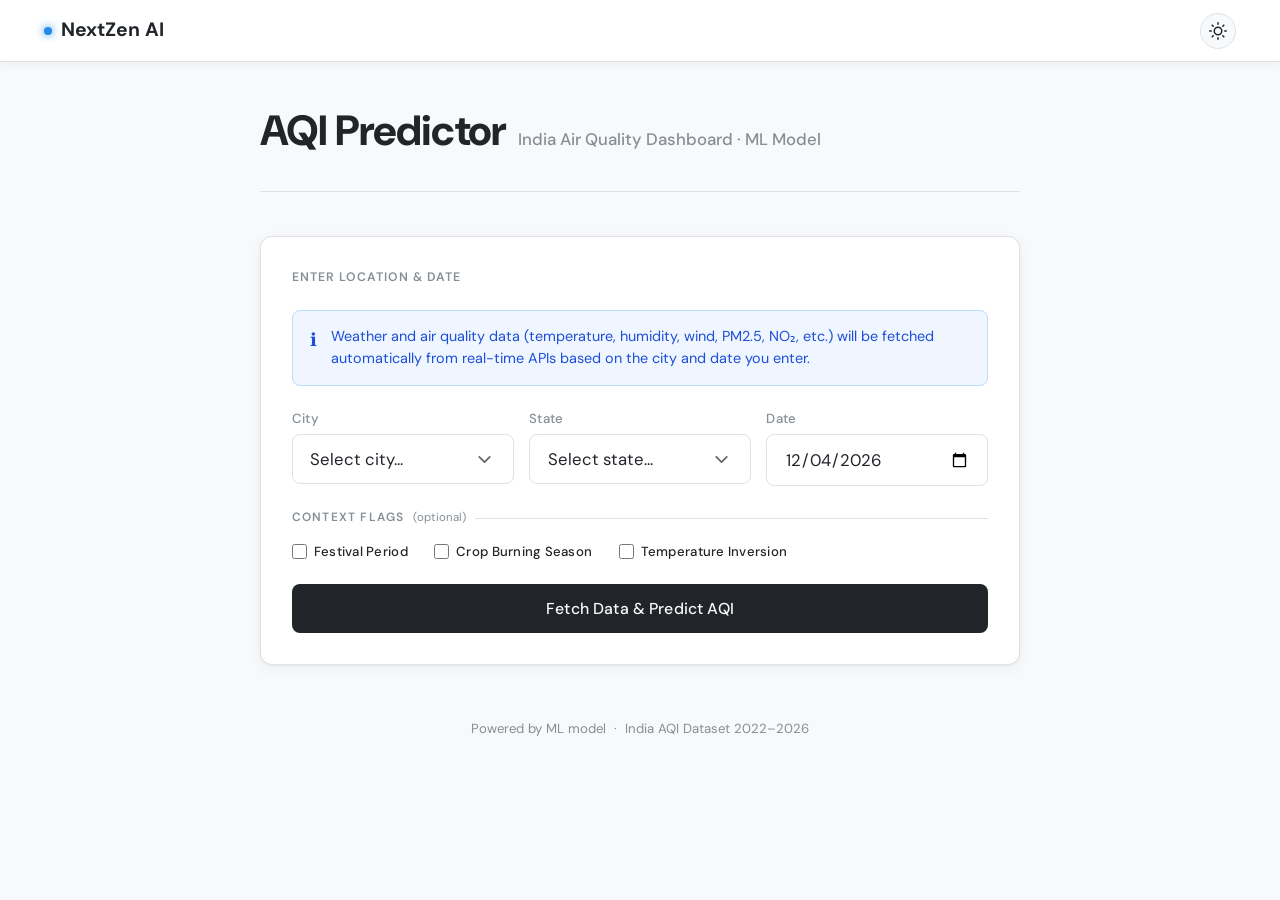
<file: templates/numeric.html>
<!DOCTYPE html>
<html lang="en">

<head>
  <meta charset="UTF-8">
  <meta name="viewport" content="width=device-width, initial-scale=1.0">
  <title>AQI Predictor — India</title>
  <link
    href="https://fonts.googleapis.com/css2?family=DM+Sans:wght@300;400;500;600&family=DM+Mono:wght@400;500&display=swap"
    rel="stylesheet">
  <link rel="stylesheet" href="/static/global.css">
  <script src="/static/theme.js"></script>
  <style>
    *,
    *::before,
    *::after {
      box-sizing: border-box;
      margin: 0;
      padding: 0;
    }

    :root {
      --shadow: 0 1px 3px rgba(0, 0, 0, 0.06), 0 4px 16px rgba(0, 0, 0, 0.04);
    }

    html {
      font-size: 110%;
    }

    body {
      padding-bottom: 2rem;
      line-height: 1.6;
    }

    .wrapper {
      max-width: 760px;
      margin: 0 auto;
    }

    header {
      display: flex;
      align-items: baseline;
      gap: 0.75rem;
      margin-bottom: 2.5rem;
      padding-bottom: 1.5rem;
      border-bottom: 1px solid var(--border);
    }

    header h1 {
      font-size: 2.4rem;
      font-weight: 800;
      letter-spacing: -0.02em;
    }

    header span {
      font-size: 0.95rem;
      color: var(--muted);
      font-weight: 500;
    }

    /* ── Card ── */
    .card {
      background: var(--surface);
      border: 1px solid var(--border);
      border-radius: var(--r);
      padding: 1.75rem;
      box-shadow: var(--shadow);
      margin-bottom: 1.25rem;
    }

    .card-title {
      font-size: 0.7rem;
      font-weight: 600;
      letter-spacing: 0.08em;
      text-transform: uppercase;
      color: var(--muted);
      margin-bottom: 1.25rem;
    }

    /* ── Fields ── */
    .fields {
      display: grid;
      grid-template-columns: 1fr 1fr 1fr;
      gap: 0.875rem;
    }

    @media(max-width:560px) {
      .fields {
        grid-template-columns: 1fr;
      }
    }

    label {
      display: block;
      font-size: 0.75rem;
      font-weight: 500;
      color: var(--muted);
      margin-bottom: 0.3rem;
      letter-spacing: 0.02em;
    }

    /* Global input/select styles are now applied securely via global.css */

    /* ── Context flags ── */
    .section-label {
      font-size: 0.68rem;
      font-weight: 600;
      letter-spacing: 0.1em;
      text-transform: uppercase;
      color: var(--muted);
      margin: 1.25rem 0 0.75rem;
      display: flex;
      align-items: center;
      gap: 0.5rem;
    }

    .section-label::after {
      content: '';
      flex: 1;
      height: 1px;
      background: var(--border);
    }

    .flags {
      display: flex;
      gap: 1.5rem;
      flex-wrap: wrap;
    }

    .checkbox-row {
      display: flex;
      align-items: center;
      gap: 0.4rem;
      font-size: 0.85rem;
    }

    .checkbox-row input[type=checkbox] {
      width: 15px;
      height: 15px;
      border-radius: 4px;
      accent-color: var(--accent);
      cursor: pointer;
    }

    /* ── Auto-fetch notice ── */
    .fetch-note {
      display: flex;
      align-items: flex-start;
      gap: 0.75rem;
      padding: 0.875rem 1rem;
      background: #eff6ff;
      border: 1px solid #bfdbfe;
      border-radius: 8px;
      margin-bottom: 1.25rem;
      font-size: 0.82rem;
      color: #1d4ed8;
      line-height: 1.5;
    }

    .fetch-note-icon {
      font-size: 1rem;
      flex-shrink: 0;
      margin-top: 0.05rem;
    }

    /* ── Button ── */
    .btn {
      width: 100%;
      padding: 0.8rem;
      background: var(--text);
      color: var(--bg);
      border: none;
      border-radius: 8px;
      font-family: 'DM Sans', sans-serif;
      font-size: 0.9rem;
      font-weight: 500;
      cursor: pointer;
      margin-top: 1.25rem;
      transition: opacity 0.15s, transform 0.1s;
      letter-spacing: 0.01em;
    }

    .btn:hover {
      opacity: 0.85;
    }

    .btn:active {
      transform: scale(0.99);
    }

    .btn:disabled {
      opacity: 0.5;
      cursor: not-allowed;
    }

    /* ── Error ── */
    .error-msg {
      display: none;
      font-size: 0.85rem;
      color: #dc2626;
      padding: 0.75rem;
      background: #fef2f2;
      border-radius: 8px;
      border: 1px solid #fecaca;
      margin-top: 0.75rem;
    }

    .error-msg.visible {
      display: block;
    }

    /* ── Spinner ── */
    .spinner {
      display: inline-block;
      width: 15px;
      height: 15px;
      border: 2px solid rgba(255, 255, 255, 0.4);
      border-top-color: #fff;
      border-radius: 50%;
      animation: spin 0.6s linear infinite;
      vertical-align: middle;
      margin-right: 0.4rem;
    }

    @keyframes spin {
      to {
        transform: rotate(360deg);
      }
    }

    /* ── Fetched data strip ── */
    .fetched-strip {
      display: none;
      grid-template-columns: repeat(auto-fill, minmax(130px, 1fr));
      gap: 0.6rem;
      margin-bottom: 1.25rem;
    }

    .fetched-strip.visible {
      display: grid;
    }

    .fetched-tile {
      background: var(--bg);
      border: 1px solid var(--border);
      border-radius: 8px;
      padding: 0.6rem 0.75rem;
    }

    .fetched-tile-label {
      font-size: 0.58rem;
      font-weight: 600;
      letter-spacing: 0.08em;
      text-transform: uppercase;
      color: var(--muted);
      margin-bottom: 0.2rem;
    }

    .fetched-tile-val {
      font-family: 'DM Mono', monospace;
      font-size: 0.85rem;
      color: var(--text);
      font-weight: 500;
    }

    /* ── Result card ── */
    .result-card {
      background: var(--surface);
      border: 1px solid var(--border);
      border-radius: var(--r);
      padding: 1.75rem;
      box-shadow: var(--shadow);
      display: none;
      animation: fadeUp 0.3s ease;
    }

    .result-card.visible {
      display: block;
    }

    @keyframes fadeUp {
      from {
        opacity: 0;
        transform: translateY(8px);
      }

      to {
        opacity: 1;
        transform: translateY(0);
      }
    }

    .result-top {
      display: flex;
      align-items: center;
      gap: 1rem;
      margin-bottom: 1.25rem;
      padding-bottom: 1.25rem;
      border-bottom: 1px solid var(--border);
    }

    .result-icon {
      font-size: 2.5rem;
      line-height: 1;
    }

    .result-label {
      font-size: 1.4rem;
      font-weight: 600;
      letter-spacing: -0.02em;
    }

    .result-meta {
      font-size: 0.78rem;
      color: var(--muted);
      margin-top: 0.2rem;
      font-family: 'DM Mono', monospace;
    }

    .result-dot {
      width: 12px;
      height: 12px;
      border-radius: 50%;
      flex-shrink: 0;
      margin-left: auto;
    }

    .health-msg {
      font-size: 0.875rem;
      line-height: 1.65;
      color: #444;
      margin-bottom: 1.25rem;
      padding: 0.875rem;
      background: var(--bg);
      border-radius: 8px;
      border-left: 3px solid #2563eb;
    }

    .advice-title {
      font-size: 0.68rem;
      font-weight: 600;
      letter-spacing: 0.08em;
      text-transform: uppercase;
      color: var(--muted);
      margin-bottom: 0.6rem;
    }

    .advice-list {
      list-style: none;
      display: flex;
      flex-direction: column;
      gap: 0.4rem;
    }

    .advice-list li {
      font-size: 0.85rem;
      display: flex;
      align-items: flex-start;
      gap: 0.5rem;
      color: #333;
    }

    .advice-list li::before {
      content: '→';
      color: var(--muted);
      flex-shrink: 0;
      margin-top: 0.05rem;
    }

    .proba-section {
      margin-top: 1.25rem;
      padding-top: 1.25rem;
      border-top: 1px solid var(--border);
    }

    .proba-title {
      font-size: 0.68rem;
      font-weight: 600;
      letter-spacing: 0.08em;
      text-transform: uppercase;
      color: var(--muted);
      margin-bottom: 0.75rem;
    }

    .proba-row {
      display: grid;
      grid-template-columns: 200px 1fr 44px;
      align-items: center;
      gap: 0.5rem;
      margin-bottom: 0.45rem;
    }

    .proba-name {
      font-size: 0.78rem;
      color: #555;
      white-space: nowrap;
      overflow: hidden;
      text-overflow: ellipsis;
    }

    .proba-bar-wrap {
      background: var(--bg);
      border-radius: 4px;
      height: 6px;
      overflow: hidden;
    }

    .proba-bar {
      height: 100%;
      border-radius: 4px;
      transition: width 0.6s ease;
    }

    .proba-val {
      font-size: 0.72rem;
      font-family: 'DM Mono', monospace;
      color: var(--muted);
      text-align: right;
    }

    footer {
      text-align: center;
      margin-top: 3rem;
      font-size: 0.75rem;
      color: var(--muted);
    }
  </style>
</head>

<body>
  <nav class="global-nav">
    <div class="nav-left">
      <a href="/" class="nav-name">
        <div style="width:8px;height:8px;border-radius:50%;background:var(--accent);box-shadow:0 0 8px var(--accent);">
        </div>
        NextZen AI
      </a>
    </div>
    <div style="display: flex; align-items: center; gap: 1rem;">
      <button id="theme-toggle" class="theme-toggle" aria-label="Toggle Theme"></button>
    </div>
  </nav>
  <div class="wrapper" style="margin-top: 2rem;">

    <header>
      <h1>AQI Predictor</h1>
      <span>India Air Quality Dashboard · ML Model</span>
    </header>

    <!-- ── INPUT FORM ── -->
    <div class="card">
      <div class="card-title">Enter Location & Date</div>

      <div class="fetch-note">
        <div class="fetch-note-icon">ℹ</div>
        <div>Weather and air quality data (temperature, humidity, wind, PM2.5, NO₂, etc.) will be
          fetched automatically from real-time APIs based on the city and date you enter.</div>
      </div>

      <div class="fields">
        <div>
          <label>City</label>
          <select id="city">
            <option value="">Select city...</option>
            <option>Delhi</option>
            <option>Mumbai</option>
            <option>Bangalore</option>
            <option>Chennai</option>
            <option>Kolkata</option>
            <option>Hyderabad</option>
            <option>Pune</option>
            <option>Ahmedabad</option>
            <option>Jaipur</option>
            <option>Lucknow</option>
            <option>Kanpur</option>
            <option>Surat</option>
            <option>Indore</option>
            <option>Bhopal</option>
            <option>Nagpur</option>
            <option>Visakhapatnam</option>
            <option>Patna</option>
            <option>Vadodara</option>
            <option>Agra</option>
            <option>Varanasi</option>
          </select>
        </div>

        <div>
          <label>State</label>
          <select id="state">
            <option value="">Select state...</option>
            <option>Delhi</option>
            <option>Maharashtra</option>
            <option>Karnataka</option>
            <option>Tamil Nadu</option>
            <option>West Bengal</option>
            <option>Telangana</option>
            <option>Gujarat</option>
            <option>Rajasthan</option>
            <option>Uttar Pradesh</option>
            <option>Madhya Pradesh</option>
            <option>Bihar</option>
            <option>Andhra Pradesh</option>
          </select>
        </div>

        <div>
          <label>Date</label>
          <input type="date" id="date">
        </div>
      </div>

      <!-- Optional context flags -->
      <div class="section-label">Context Flags <span
          style="font-size:0.65rem;font-weight:400;text-transform:none;letter-spacing:0">(optional)</span></div>
      <div class="flags">
        <div class="checkbox-row">
          <input type="checkbox" id="festival_period">
          <label style="margin:0;color:var(--text);">Festival Period</label>
        </div>
        <div class="checkbox-row">
          <input type="checkbox" id="crop_burning">
          <label style="margin:0;color:var(--text);">Crop Burning Season</label>
        </div>
        <div class="checkbox-row">
          <input type="checkbox" id="temp_inversion">
          <label style="margin:0;color:var(--text);">Temperature Inversion</label>
        </div>
      </div>

      <button class="btn" id="predictBtn" onclick="predict()">Fetch Data & Predict AQI</button>
      <div class="error-msg" id="errorMsg"></div>
    </div>

    <!-- ── FETCHED DATA DISPLAY ── -->
    <div id="fetchedWrap">
      <div class="card-title" id="fetchedTitle"
        style="display:none;font-size:0.7rem;font-weight:600;letter-spacing:0.08em;text-transform:uppercase;color:var(--muted);margin-bottom:0.75rem;">
        Auto-fetched Values
      </div>
      <div class="fetched-strip" id="fetchedStrip"></div>
    </div>

    <!-- ── RESULT ── -->
    <div class="result-card" id="resultCard">
      <div class="card-title">Prediction Result</div>

      <div class="result-top">
        <div class="result-icon" id="resultIcon"></div>
        <div>
          <div class="result-label" id="resultLabel"></div>
          <div class="result-meta" id="resultConf"></div>
        </div>
        <div class="result-dot" id="resultDot"></div>
      </div>

      <div class="health-msg" id="healthMsg"></div>

      <div class="advice-title">Recommendations</div>
      <ul class="advice-list" id="adviceList"></ul>

      <div class="proba-section">
        <div class="proba-title">Model Confidence per Category</div>
        <div id="probaContainer"></div>
      </div>
    </div>

    <footer>Powered by ML model &nbsp;·&nbsp; India AQI Dataset 2022–2026</footer>
  </div>

  <script>
    document.getElementById('date').value = new Date().toISOString().split('T')[0];

    const AQI_COLORS = {
      'Good': '#2ecc71',
      'Moderate': '#f1c40f',
      'Unhealthy for Sensitive Groups': '#e67e22',
      'Unhealthy': '#e74c3c',
      'Very Unhealthy': '#8e44ad',
      'Hazardous': '#2c3e50'
    };

    async function predict() {
      const btn = document.getElementById('predictBtn');
      const err = document.getElementById('errorMsg');
      err.classList.remove('visible');

      const city = document.getElementById('city').value;
      const state = document.getElementById('state').value;
      const date = document.getElementById('date').value;

      if (!city || !state || !date) {
        err.textContent = 'Please select City, State and Date.';
        err.classList.add('visible');
        return;
      }

      btn.disabled = true;
      btn.innerHTML = '<span class="spinner"></span>Fetching data & predicting...';

      document.getElementById('resultCard').classList.remove('visible');
      document.getElementById('fetchedStrip').classList.remove('visible');
      document.getElementById('fetchedTitle').style.display = 'none';

      const payload = {
        city,
        state,
        date,
        hour: new Date().getHours(),
        festival_period: document.getElementById('festival_period').checked ? 1 : 0,
        crop_burning: document.getElementById('crop_burning').checked ? 1 : 0,
        temp_inversion: document.getElementById('temp_inversion').checked ? 1 : 0,
      };

      try {
        const res = await fetch('/predict/numeric', {
          method: 'POST',
          headers: { 'Content-Type': 'application/json' },
          body: JSON.stringify(payload)
        });

        const data = await res.json();
        console.log("RESPONSE:", data); // 🔥 debug

        if (!data.success) throw new Error(data.error || 'Prediction failed');

        if (data.fetched) {
          showFetched(data.fetched);
        }

        renderResult(data);

      } catch (e) {
        err.textContent = 'Error: ' + e.message;
        err.classList.add('visible');
      } finally {
        btn.disabled = false;
        btn.innerHTML = 'Fetch Data & Predict AQI';
      }
    }

    function showFetched(f) {
      const labels = {
        temperature: 'Temp (°C)',
        humidity: 'Humidity (%)',
        wind_speed: 'Wind (km/h)',
        pressure: 'Pressure (hPa)',
        pm25: 'PM2.5 µg/m³',
        pm10: 'PM10 µg/m³',
        no2: 'NO₂ µg/m³',
        o3: 'O₃ µg/m³',
        so2: 'SO₂ µg/m³',
        co: 'CO µg/m³',
      };

      const strip = document.getElementById('fetchedStrip');
      strip.innerHTML = Object.entries(labels).map(([key, label]) =>
        (f[key] !== undefined && f[key] !== null) ? `
        <div class="fetched-tile">
          <div class="fetched-tile-label">${label}</div>
          <div class="fetched-tile-val">${f[key]}</div>
        </div>` : ''
      ).join('');

      strip.classList.add('visible');
      document.getElementById('fetchedTitle').style.display = 'block';
    }

    function renderResult(data) {
      const color = data.color || AQI_COLORS[data.category] || '#888';

      document.getElementById('resultIcon').textContent = data.icon || "🌫";
      function formatCategory(cat) {
        if (!cat) return "Unknown";

        return cat
          .replace(/_/g, " ") // replace underscores
          .replace("Sensitive", "for Sensitive Groups"); // fix wording
      }

      document.getElementById('resultLabel').textContent = formatCategory(data.category);
      // ✅ SAFE CONFIDENCE
      document.getElementById('resultConf').textContent =
        `${data.confidence || 0}% confidence · ${data.city || "Unknown"}, ${data.state || "Unknown"} · ${data.date || ""}`;
      document.getElementById('resultDot').style.background = color;

      const hm = document.getElementById('healthMsg');
      hm.textContent = data.health || "No health info available";
      hm.style.borderLeftColor = color;

      document.getElementById('adviceList').innerHTML =
        (data.advice || []).map(a => `<li>${a}</li>`).join('');

      // ✅ SAFE PROBABILITIES (MAIN FIX)
      const probs = data.probabilities || {};

      const sorted = Object.keys(probs).length
        ? Object.entries(probs).sort((a, b) => b[1] - a[1])
        : [];
      document.getElementById('probaContainer').innerHTML =
        sorted.length ? sorted.map(([cls, pct]) => `
    <div class="proba-row">
      <div class="proba-name">${cls}</div>
      <div class="proba-bar-wrap">
        <div class="proba-bar" style="width:${pct}%;background:${AQI_COLORS[cls] || '#888'}"></div>
      </div>
      <div class="proba-val">${pct}%</div>
    </div>
  `).join('')
          : `<div style="font-size:0.8rem;color:#888;">No probability data</div>`;
      document.getElementById('resultCard').classList.add('visible');
      document.getElementById('resultCard').scrollIntoView({ behavior: 'smooth' });
    }
  </script>
</body>

</html>
</file>
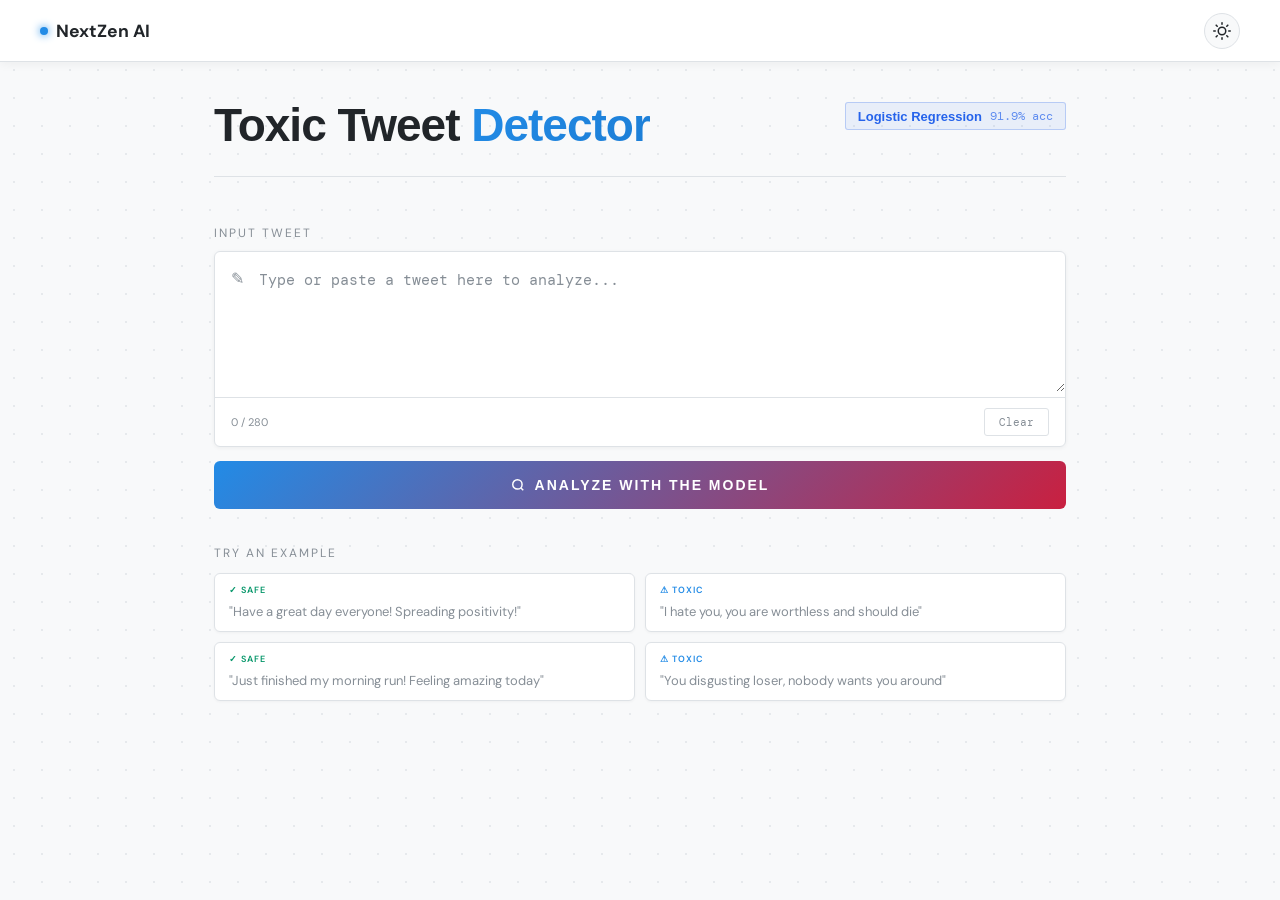
<file: templates/text.html>
<!DOCTYPE html>
<html lang="en">

<head>
  <meta charset="UTF-8" />
  <meta name="viewport" content="width=device-width, initial-scale=1.0" />
  <title>Toxic Tweet Detector</title>
  <link
    href="https://fonts.googleapis.com/css2?family=Inter:wght@400;500;600&family=Plus+Jakarta+Sans:wght@600;700;800&display=swap"
    rel="stylesheet" />
  <link rel="stylesheet" href="/static/global.css">
  <script src="/static/theme.js"></script>
  <style>
    :root {
      --safe: #059669;
      --warn: #d97706;
      --danger: #e8183a;
      --lr-color: #2563eb;
      --bert-color: #f97316;
    }

    * {
      margin: 0;
      padding: 0;
      box-sizing: border-box;
    }

    body {
      overflow-x: hidden;
    }

    body::before {
      content: '';
      position: fixed;
      inset: 0;
      background-image: radial-gradient(circle, #d1d5db 1px, transparent 1px);
      background-size: 28px 28px;
      pointer-events: none;
      z-index: 0;
      opacity: 0.45;
    }

    [data-theme="dark"] body::before {
      background-image: radial-gradient(circle, #333333 1px, transparent 1px);
      opacity: 0.8;
    }

    .container {
      max-width: 900px;
      margin: 0 auto;
      padding: 40px 24px 80px;
      position: relative;
      z-index: 1;
    }

    /* Header */
    .header {
      display: flex;
      align-items: flex-start;
      justify-content: space-between;
      margin-bottom: 48px;
      padding-bottom: 28px;
      border-bottom: 1px solid var(--border);
      animation: fadeDown 0.6s ease both;
    }

    .header-left {
      flex: 1;
    }

    .badge {
      display: inline-flex;
      align-items: center;
      gap: 6px;
      background: rgba(232, 24, 58, 0.08);
      border: 1px solid rgba(232, 24, 58, 0.25);
      color: var(--accent);
      font-size: 10px;
      font-weight: 500;
      letter-spacing: 2px;
      text-transform: uppercase;
      padding: 4px 12px;
      border-radius: 2px;
      margin-bottom: 16px;
    }

    .badge::before {
      content: '';
      width: 5px;
      height: 5px;
      background: var(--accent);
      border-radius: 50%;
      animation: pulse 1.5s infinite;
    }

    h1 {
      font-family: 'Syne', sans-serif;
      font-size: clamp(28px, 5vw, 46px);
      font-weight: 800;
      line-height: 1;
      letter-spacing: -1px;
    }

    h1 span {
      background: linear-gradient(135deg, var(--accent), var(--accent2));
      -webkit-background-clip: text;
      -webkit-text-fill-color: transparent;
      background-clip: text;
    }

    .subtitle {
      margin-top: 10px;
      color: var(--muted);
      font-size: 12px;
      line-height: 1.6;
    }

    .model-tags {
      display: flex;
      flex-direction: column;
      gap: 6px;
      align-items: flex-end;
    }

    .model-tag {
      display: flex;
      align-items: center;
      gap: 8px;
      padding: 5px 12px;
      border-radius: 3px;
      font-size: 13px;
      font-weight: 700;
      font-family: 'Syne', sans-serif;
      border: 1px solid;
    }

    .model-tag.lr {
      color: var(--lr-color);
      background: rgba(37, 99, 235, 0.07);
      border-color: rgba(37, 99, 235, 0.25);
    }

    .model-tag.bert {
      color: var(--bert-color);
      background: rgba(249, 115, 22, 0.07);
      border-color: rgba(249, 115, 22, 0.25);
    }

    .model-tag .acc {
      font-size: 12px;
      opacity: 0.7;
      font-family: 'DM Mono', monospace;
      font-weight: 400;
    }

    /* Input section */
    .input-section {
      animation: fadeUp 0.7s 0.1s ease both;
    }

    .section-label {
      font-size: 12px;
      letter-spacing: 2px;
      text-transform: uppercase;
      color: var(--muted);
      margin-bottom: 10px;
    }

    .tweet-wrapper {
      position: relative;
      border: 1px solid var(--border);
      border-radius: 6px;
      background: var(--surface);
      transition: border-color 0.3s, box-shadow 0.3s;
      box-shadow: 0 1px 4px rgba(0, 0, 0, 0.05);
    }

    .tweet-wrapper:focus-within {
      border-color: rgba(232, 24, 58, 0.4);
      box-shadow: 0 0 0 3px rgba(232, 24, 58, 0.07);
    }

    .tweet-icon {
      position: absolute;
      top: 16px;
      left: 16px;
      color: var(--muted);
      font-size: 16px;
    }

    textarea {
      width: 100%;
      min-height: 140px;
      background: transparent;
      border: none;
      outline: none;
      color: var(--text);
      font-family: 'DM Mono', monospace;
      font-size: 15px;
      line-height: 1.7;
      padding: 16px 16px 16px 44px;
      resize: vertical;
    }

    textarea::placeholder {
      color: var(--muted);
    }

    .tweet-footer {
      display: flex;
      justify-content: space-between;
      align-items: center;
      padding: 10px 16px;
      border-top: 1px solid var(--border);
    }

    .char-count {
      font-size: 11px;
      color: var(--muted);
    }

    .char-count.warn {
      color: var(--warn);
    }

    .char-count.danger {
      color: var(--accent);
    }

    .clear-btn {
      background: transparent;
      border: 1px solid var(--border);
      color: var(--muted);
      font-family: 'DM Mono', monospace;
      font-size: 11px;
      padding: 6px 14px;
      border-radius: 3px;
      cursor: pointer;
      transition: all 0.2s;
    }

    .clear-btn:hover {
      border-color: var(--muted);
      color: var(--text);
    }

    .analyze-btn {
      width: 100%;
      margin-top: 14px;
      padding: 16px;
      background: linear-gradient(135deg, var(--accent), #c92040);
      border: none;
      border-radius: 6px;
      color: white;
      font-family: 'Syne', sans-serif;
      font-size: 14px;
      font-weight: 700;
      letter-spacing: 2px;
      text-transform: uppercase;
      cursor: pointer;
      transition: all 0.2s;
    }

    .analyze-btn:hover {
      transform: translateY(-1px);
      box-shadow: 0 8px 24px rgba(232, 24, 58, 0.25);
    }

    .analyze-btn:active {
      transform: translateY(0);
    }

    .analyze-btn:disabled {
      opacity: 0.5;
      cursor: not-allowed;
      transform: none;
      box-shadow: none;
    }

    .btn-inner {
      display: flex;
      align-items: center;
      justify-content: center;
      gap: 10px;
    }

    /* Loading */
    .loading-overlay {
      display: none;
      align-items: center;
      justify-content: center;
      gap: 12px;
      padding: 28px;
      color: var(--muted);
      font-size: 12px;
      letter-spacing: 1px;
    }

    .loading-overlay.active {
      display: flex;
    }

    .spinner {
      width: 18px;
      height: 18px;
      border: 2px solid #dde0e6;
      border-top-color: var(--accent);
      border-radius: 50%;
      animation: spin 0.7s linear infinite;
    }

    /* Divider */
    .divider {
      display: flex;
      align-items: center;
      gap: 12px;
      margin: 28px 0;
      color: var(--muted);
      font-size: 10px;
      letter-spacing: 2px;
      text-transform: uppercase;
    }

    .divider::before,
    .divider::after {
      content: '';
      flex: 1;
      height: 1px;
      background: var(--border);
    }

    /* Results grid — side by side */
    .results-grid {
      display: grid;
      grid-template-columns: 1fr;
      justify-items: center;
      display: none;
      animation: fadeUp 0.5s ease both;
    }

    .results-grid.visible {
      display: grid;
    }

    .result-card {
      background: var(--surface);
      border: 1px solid var(--border);
      border-radius: 8px;
      padding: 24px;
      box-shadow: 0 2px 8px rgba(0, 0, 0, 0.05);
      border-top: 3px solid var(--border);
      transition: border-top-color 0.3s;
      max-width: 700px;
      width: 100%;
    }

    .result-card.lr-card {
      border-top-color: var(--lr-color);
    }

    .result-card.bert-card {
      border-top-color: var(--bert-color);
    }

    .card-model-label {
      display: flex;
      align-items: center;
      gap: 8px;
      font-family: 'Syne', sans-serif;
      font-size: 12px;
      font-weight: 700;
      letter-spacing: 1.5px;
      text-transform: uppercase;
      margin-bottom: 16px;
    }

    .card-model-label .dot {
      width: 8px;
      height: 8px;
      border-radius: 50%;
      flex-shrink: 0;
    }

    .lr-card .dot {
      background: var(--lr-color);
    }

    .bert-card .dot {
      background: var(--bert-color);
    }

    .lr-card .card-model-label {
      color: var(--lr-color);
    }

    .bert-card .card-model-label {
      color: var(--bert-color);
    }

    /* Verdict */
    .verdict-row {
      display: flex;
      align-items: center;
      gap: 12px;
      margin-bottom: 20px;
    }

    .verdict-icon {
      width: 42px;
      height: 42px;
      border-radius: 50%;
      display: flex;
      align-items: center;
      justify-content: center;
      font-size: 18px;
      flex-shrink: 0;
    }

    .verdict-icon.toxic {
      background: rgba(232, 24, 58, 0.1);
    }

    .verdict-icon.nontoxic {
      background: rgba(5, 150, 105, 0.1);
    }

    .verdict-label {
      font-size: 9px;
      color: var(--muted);
      letter-spacing: 1px;
      text-transform: uppercase;
      margin-bottom: 3px;
    }

    .verdict-text {
      font-family: 'Syne', sans-serif;
      font-size: 20px;
      font-weight: 800;
    }

    .verdict-text.toxic {
      color: var(--danger);
    }

    .verdict-text.nontoxic {
      color: var(--safe);
    }

    /* Metric bars */
    .metric {
      margin-bottom: 14px;
    }

    .metric-header {
      display: flex;
      justify-content: space-between;
      align-items: center;
      margin-bottom: 5px;
      font-size: 10px;
    }

    .metric-name {
      color: var(--muted);
      letter-spacing: 0.5px;
      text-transform: uppercase;
    }

    .metric-value {
      font-weight: 500;
      color: var(--text);
    }

    .bar-track {
      height: 5px;
      background: #e9eaee;
      border-radius: 3px;
      overflow: hidden;
    }

    .bar-fill {
      height: 100%;
      border-radius: 3px;
      width: 0;
      transition: width 0.9s cubic-bezier(0.22, 1, 0.36, 1);
    }

    .lr-card .bar-fill {
      background: var(--lr-color);
    }

    .bert-card .bar-fill {
      background: var(--bert-color);
    }

    .bar-fill.toxic-bar {
      background: var(--danger) !important;
    }

    .bar-fill.nontoxic-bar {
      background: var(--safe) !important;
    }

    /* Model accuracy chip */
    .accuracy-chip {
      display: inline-flex;
      align-items: center;
      gap: 6px;
      margin-top: 16px;
      padding: 5px 12px;
      border-radius: 20px;
      font-size: 10px;
      font-family: 'Syne', sans-serif;
      font-weight: 700;
      letter-spacing: 0.5px;
      border: 1px solid;
    }

    .lr-card .accuracy-chip {
      color: var(--lr-color);
      background: rgba(37, 99, 235, 0.07);
      border-color: rgba(37, 99, 235, 0.2);
    }

    .bert-card .accuracy-chip {
      color: var(--bert-color);
      background: rgba(249, 115, 22, 0.07);
      border-color: rgba(249, 115, 22, 0.2);
    }

    .agreement-badge {
      font-family: 'Syne', sans-serif;
      font-size: 11px;
      font-weight: 700;
      padding: 4px 14px;
      border-radius: 20px;
      letter-spacing: 0.5px;
    }

    .agreement-badge.agree {
      background: rgba(5, 150, 105, 0.1);
      color: var(--safe);
      border: 1px solid rgba(5, 150, 105, 0.3);
    }

    .agreement-badge.disagree {
      background: rgba(217, 119, 6, 0.1);
      color: var(--warn);
      border: 1px solid rgba(217, 119, 6, 0.3);
    }

    /* Examples */
    .examples-section {
      margin-top: 36px;
      animation: fadeUp 0.7s 0.2s ease both;
    }

    .examples-grid {
      display: grid;
      grid-template-columns: 1fr 1fr;
      gap: 10px;
      margin-top: 12px;
    }

    .example-chip {
      background: var(--surface);
      border: 1px solid var(--border);
      border-radius: 6px;
      padding: 10px 14px;
      font-size: 13px;
      color: var(--muted);
      cursor: pointer;
      transition: all 0.2s;
      line-height: 1.5;
      box-shadow: 0 1px 3px rgba(0, 0, 0, 0.04);
    }

    .example-chip:hover {
      border-color: rgba(232, 24, 58, 0.3);
      color: var(--text);
      background: rgba(232, 24, 58, 0.03);
    }

    .chip-tag {
      display: block;
      font-size: 9px;
      letter-spacing: 1px;
      text-transform: uppercase;
      margin-bottom: 4px;
      font-weight: 600;
    }

    .safe-tag {
      color: var(--safe);
    }

    .toxic-tag {
      color: var(--accent);
    }


    .steps-row {
      display: grid;
      grid-template-columns: repeat(3, 1fr);
      gap: 14px;
      margin-top: 16px;
    }

    .step {
      padding: 16px;
      background: var(--surface);
      border: 1px solid var(--border);
      border-radius: 6px;
      box-shadow: 0 1px 4px rgba(0, 0, 0, 0.04);
    }

    .step-num {
      font-family: 'Syne', sans-serif;
      font-size: 28px;
      font-weight: 800;
      color: #dde0e6;
      line-height: 1;
      margin-bottom: 8px;
    }

    .step-title {
      font-family: 'Syne', sans-serif;
      font-size: 13px;
      font-weight: 700;
      color: var(--text);
      margin-bottom: 4px;
    }

    .step-desc {
      font-size: 11px;
      color: var(--muted);
      line-height: 1.6;
    }

    /* Animations */
    @keyframes fadeDown {
      from {
        opacity: 0;
        transform: translateY(-16px);
      }

      to {
        opacity: 1;
        transform: none;
      }
    }

    @keyframes fadeUp {
      from {
        opacity: 0;
        transform: translateY(16px);
      }

      to {
        opacity: 1;
        transform: none;
      }
    }

    @keyframes spin {
      to {
        transform: rotate(360deg);
      }
    }

    @keyframes pulse {

      0%,
      100% {
        opacity: 1;
      }

      50% {
        opacity: 0.3;
      }
    }

    @media (max-width: 640px) {
      .results-grid {
        grid-template-columns: 1fr;
      }

      .examples-grid {
        grid-template-columns: 1fr;
      }

      .steps-row {
        grid-template-columns: 1fr;
      }

      .header {
        flex-direction: column;
        gap: 16px;
      }

      .model-tags {
        align-items: flex-start;
        flex-direction: row;
        flex-wrap: wrap;
      }
    }
  </style>
</head>

<body>
  <nav class="global-nav">
    <div class="nav-left">
      <a href="/" class="nav-name">
        <div style="width:8px;height:8px;border-radius:50%;background:var(--accent);box-shadow:0 0 8px var(--accent);">
        </div>
        NextZen AI
      </a>
    </div>
    <div style="display: flex; align-items: center; gap: 1rem;">
      <button id="theme-toggle" class="theme-toggle" aria-label="Toggle Theme"></button>
    </div>
  </nav>
  <div class="container">

    <!-- Header -->
    <header class="header">
      <div class="header-left">
        <h1>Toxic Tweet <span>Detector</span></h1>
      </div>
      <div class="model-tags">
        <div class="model-tag lr">
          <span>Logistic Regression</span>
          <span class="acc">91.9% acc</span>
        </div>
      </div>
    </header>

    <!-- Input -->
    <section class="input-section">
      <p class="section-label">Input Tweet</p>
      <div class="tweet-wrapper">
        <span class="tweet-icon">✎</span>
        <textarea id="tweetInput" placeholder="Type or paste a tweet here to analyze..." maxlength="280"
          oninput="updateCharCount(this)"></textarea>
        <div class="tweet-footer">
          <span class="char-count" id="charCount">0 / 280</span>
          <button class="clear-btn" onclick="clearAll()">Clear</button>
        </div>
      </div>
      <button class="analyze-btn" id="analyzeBtn" onclick="analyze()">
        <span class="btn-inner">
          <svg width="14" height="14" viewBox="0 0 24 24" fill="none" stroke="currentColor" stroke-width="2.5">
            <circle cx="11" cy="11" r="8" />
            <path d="m21 21-4.35-4.35" />
          </svg>
          Analyze with the Model
        </span>
      </button>
    </section>

    <!-- Loading -->
    <div class="loading-overlay" id="loadingOverlay">
      <div class="spinner"></div>
      Running LR inference...
    </div>

    <!-- Divider -->
    <div class="divider" id="resultDivider" style="display:none">
      Model Results
    </div>

    <!-- Results — side by side -->
    <div class="results-grid" id="resultsGrid">

      <!-- LR Card -->
      <div class="result-card lr-card">
        <div class="card-model-label">
          <span class="dot"></span>
          Logistic Regression
        </div>
        <div class="verdict-row">
          <div class="verdict-icon" id="lrIcon"></div>
          <div>
            <p class="verdict-label">Classification</p>
            <p class="verdict-text" id="lrVerdict">—</p>
          </div>
        </div>
        <div class="metric">
          <div class="metric-header">
            <span class="metric-name">Confidence</span>
            <span class="metric-value" id="lrConf">—</span>
          </div>
          <div class="bar-track">
            <div class="bar-fill" id="lrConfBar"></div>
          </div>
        </div>
        <div class="metric">
          <div class="metric-header">
            <span class="metric-name">Toxicity Score</span>
            <span class="metric-value" id="lrTox">—</span>
          </div>
          <div class="bar-track">
            <div class="bar-fill toxic-bar" id="lrToxBar"></div>
          </div>
        </div>
        <div class="accuracy-chip">
          ✓ Model Accuracy: 91.9%
        </div>
      </div>
    </div>

    <!-- Examples -->
    <section class="examples-section">
      <p class="section-label">Try an Example</p>
      <div class="examples-grid">
        <div class="example-chip" onclick="loadExample(this.dataset.text)"
          data-text="Have a great day everyone! Spreading positivity!">
          <span class="chip-tag safe-tag">✓ Safe</span>
          "Have a great day everyone! Spreading positivity!"
        </div>
        <div class="example-chip" onclick="loadExample(this.dataset.text)"
          data-text="I hate you, you are worthless and should die">
          <span class="chip-tag toxic-tag">⚠ Toxic</span>
          "I hate you, you are worthless and should die"
        </div>
        <div class="example-chip" onclick="loadExample(this.dataset.text)"
          data-text="Just finished my morning run! Feeling amazing today">
          <span class="chip-tag safe-tag">✓ Safe</span>
          "Just finished my morning run! Feeling amazing today"
        </div>
        <div class="example-chip" onclick="loadExample(this.dataset.text)"
          data-text="You disgusting loser, nobody wants you around">
          <span class="chip-tag toxic-tag">⚠ Toxic</span>
          "You disgusting loser, nobody wants you around"
        </div>
      </div>
    </section>

  </div>

  <!-- ONLY SCRIPT PART CHANGED — CSS SAME -->

  <script>
    function updateCharCount(el) {
      const count = el.value.length;
      const span = document.getElementById('charCount');
      span.textContent = `${count} / 280`;
      span.className = 'char-count' +
        (count > 240 ? ' danger' : count > 200 ? ' warn' : '');
    }

    function clearAll() {
      document.getElementById('tweetInput').value = '';
      updateCharCount(document.getElementById('tweetInput'));
      hideResults();
    }

    function hideResults() {
      document.getElementById('resultsGrid').className = 'results-grid';
      document.getElementById('resultDivider').style.display = 'none';
    }

    function loadExample(text) {
      document.getElementById('tweetInput').value = text;
      updateCharCount(document.getElementById('tweetInput'));
      hideResults();
    }

    async function analyze() {
      const text = document.getElementById('tweetInput').value.trim();
      if (!text) {
        alert('Please enter a tweet to analyze.');
        return;
      }

      document.getElementById('analyzeBtn').disabled = true;
      document.getElementById('loadingOverlay').classList.add('active');
      hideResults();

      try {
        const response = await fetch('http://127.0.0.1:5000/predict/text', {
          method: 'POST',
          headers: { 'Content-Type': 'application/json' },
          body: JSON.stringify({ text })
        });

        const data = await response.json();

        console.log("API Response:", data); // 🔍 DEBUG

        showResults(data);

      } catch (err) {
        console.error(err);
        alert('❌ Cannot connect to Flask server.\nMake sure app.py is running:\n  python app.py');
      }

      document.getElementById('analyzeBtn').disabled = false;
      document.getElementById('loadingOverlay').classList.remove('active');
    }

    function showResults(data) {
      document.getElementById('resultDivider').style.display = 'flex';
      document.getElementById('resultsGrid').className = 'results-grid visible';

      renderCard('lr', data.result);
    }

    function renderCard(model, data) {
      if (!data || data.error) {
        document.getElementById(`${model}Verdict`).textContent = 'Error';
        document.getElementById(`${model}Conf`).textContent = '—';
        document.getElementById(`${model}Tox`).textContent = '—';
        return;
      }

      const isToxic = data.label === 'Toxic';
      const icon = document.getElementById(`${model}Icon`);
      const verdict = document.getElementById(`${model}Verdict`);

      icon.textContent = isToxic ? '⚠' : '✓';
      icon.className = 'verdict-icon ' + (isToxic ? 'toxic' : 'nontoxic');

      verdict.textContent = data.label;
      verdict.className = 'verdict-text ' + (isToxic ? 'toxic' : 'nontoxic');

      document.getElementById(`${model}Conf`).textContent = data.confidence + '%';
      document.getElementById(`${model}Tox`).textContent = data.label === 'Toxic' ? data.confidence + '%' : (100 - data.confidence) + '%';

      setTimeout(() => {
        document.getElementById(`${model}ConfBar`).style.width = data.confidence + '%';
        const toxValue = data.label === 'Toxic' ? data.confidence : (100 - data.confidence);
        document.getElementById(`${model}ToxBar`).style.width = toxValue + '%';
      }, 100);
    }
  </script>
</body>

</html>
</file>
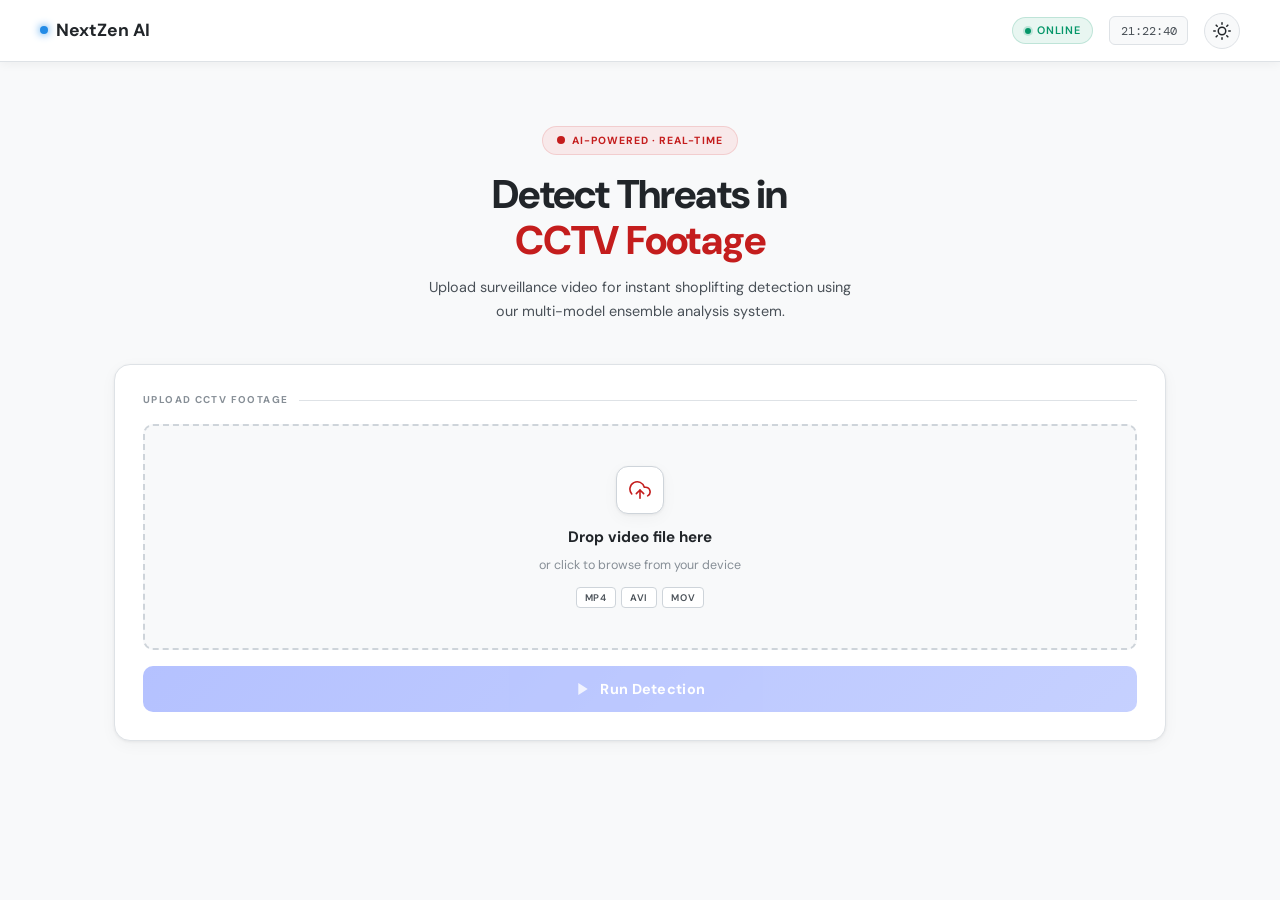
<file: templates/video.html>
<!DOCTYPE html>
<html lang="en">

<head>
  <meta charset="UTF-8">
  <meta name="viewport" content="width=device-width, initial-scale=1.0">
  <title>SecureWatch — Shoplifting Detection</title>
  <link
    href="https://fonts.googleapis.com/css2?family=Inter:wght@400;500;600&family=Plus+Jakarta+Sans:wght@600;700;800&display=swap"
    rel="stylesheet">
  <link rel="stylesheet" href="/static/global.css">
  <script src="/static/theme.js"></script>
  <style>
    *,
    *::before,
    *::after {
      box-sizing: border-box;
      margin: 0;
      padding: 0;
    }

    :root {
      --blue: #c41d1d;
      --blue-light: rgba(255, 58, 58, 0.08);
      --blue-mid: rgba(204, 47, 47, 0.15);

      --green: #059669;
      --green-light: rgba(5, 150, 105, 0.09);
      --green-mid: rgba(5, 150, 105, 0.18);

      --red: #e5243b;
      --red-light: rgba(229, 36, 59, 0.08);
      --red-mid: rgba(229, 36, 59, 0.18);

      --yellow: #d97706;

      --r: 10px;
      --r-lg: 16px;
      --shadow: 0 1px 3px rgba(0, 0, 0, 0.06), 0 4px 16px rgba(0, 0, 0, 0.04);
      --shadow-md: 0 2px 8px rgba(0, 0, 0, 0.08), 0 12px 32px rgba(0, 0, 0, 0.06);
    }

    body {
      font-size: 14px;
      line-height: 1.5;
    }

    .clock {
      font-family: var(--mono);
      font-size: 0.75rem;
      color: var(--text2);
      background: var(--surface2);
      padding: 0.3rem 0.65rem;
      border-radius: 6px;
      border: 1px solid var(--border);
    }

    /* ─── LAYOUT ─── */
    .page {
      max-width: 1100px;
      margin: 0 auto;
      padding: 2rem 1.5rem 5rem;
    }

    /* ─── SECTION TITLE ─── */
    .sec-title {
      font-family: var(--display);
      font-size: 0.62rem;
      font-weight: 700;
      letter-spacing: 0.14em;
      text-transform: uppercase;
      color: var(--muted);
      margin-bottom: 1rem;
      display: flex;
      align-items: center;
      gap: 0.65rem;
    }

    .sec-title::after {
      content: '';
      flex: 1;
      height: 1px;
      background: var(--border);
    }

    /* ─── CARD ─── */
    .card {
      background: var(--surface);
      border: 1px solid var(--border);
      border-radius: var(--r-lg);
      padding: 1.5rem;
      margin-bottom: 1.25rem;
      box-shadow: var(--shadow);
    }

    /* ─── UPLOAD ─── */
    .upload-card {
      padding: 1.75rem;
    }

    .drop-zone {
      border: 2px dashed var(--border2);
      border-radius: var(--r);
      padding: 2.5rem 2rem;
      text-align: center;
      cursor: pointer;
      transition: all 0.22s;
      position: relative;
      background: var(--surface2);
      display: flex;
      flex-direction: column;
      align-items: center;
      justify-content: center;
      gap: 0.5rem;
    }

    .drop-zone:hover,
    .drop-zone.over {
      border-color: var(--blue);
      background: var(--blue-light);
      box-shadow: 0 0 0 4px var(--blue-light);
    }

    .drop-zone input {
      position: absolute;
      inset: 0;
      opacity: 0;
      cursor: pointer;
      width: 100%;
      height: 100%;
    }

    .drop-icon {
      width: 48px;
      height: 48px;
      border-radius: 12px;
      background: var(--surface);
      border: 1px solid var(--border2);
      display: flex;
      align-items: center;
      justify-content: center;
      margin-bottom: 0.25rem;
      box-shadow: var(--shadow);
    }

    .drop-icon svg {
      width: 22px;
      height: 22px;
      stroke: var(--blue);
      fill: none;
      stroke-width: 1.75;
    }

    .drop-title {
      font-family: var(--display);
      font-size: 0.95rem;
      font-weight: 700;
      color: var(--text);
    }

    .drop-sub {
      font-size: 0.78rem;
      color: var(--muted);
    }

    .drop-badge {
      display: inline-flex;
      gap: 0.35rem;
      margin-top: 0.25rem;
    }

    .drop-badge span {
      font-size: 0.6rem;
      font-weight: 600;
      letter-spacing: 0.06em;
      padding: 0.15rem 0.5rem;
      border-radius: 4px;
      background: var(--surface);
      border: 1px solid var(--border2);
      color: var(--text2);
    }

    .file-row {
      display: none;
      align-items: center;
      gap: 0.65rem;
      margin-top: 1rem;
      padding: 0.65rem 1rem;
      background: var(--blue-light);
      border: 1px solid var(--blue-mid);
      border-radius: var(--r);
      font-size: 0.82rem;
    }

    .file-row.show {
      display: flex;
    }

    .file-icon {
      width: 28px;
      height: 28px;
      border-radius: 6px;
      background: var(--blue);
      display: flex;
      align-items: center;
      justify-content: center;
      flex-shrink: 0;
    }

    .file-icon svg {
      width: 14px;
      height: 14px;
      fill: #fff;
    }

    .file-name {
      flex: 1;
      color: var(--blue);
      font-weight: 600;
      font-family: var(--mono);
      font-size: 0.75rem;
      overflow: hidden;
      text-overflow: ellipsis;
      white-space: nowrap;
    }

    .file-rm {
      background: none;
      border: none;
      color: var(--muted);
      cursor: pointer;
      font-size: 1rem;
      transition: color 0.15s;
      padding: 0 0.25rem;
    }

    .file-rm:hover {
      color: var(--red);
    }

    .run-btn {
      display: flex;
      align-items: center;
      justify-content: center;
      gap: 0.6rem;
      width: 100%;
      margin-top: 1rem;
      padding: 0.875rem;
      background: linear-gradient(135deg, #2a4fff 0%, #5b7aff 100%);
      color: #fff;
      border: none;
      border-radius: var(--r);
      font-family: var(--display);
      font-size: 0.9rem;
      font-weight: 700;
      cursor: pointer;
      transition: all 0.2s;
      box-shadow: 0 3px 16px rgba(58, 92, 255, 0.3);
      letter-spacing: 0.02em;
    }

    .run-btn:hover:not(:disabled) {
      background: linear-gradient(135deg, #1a3aee 0%, #4a68ff 100%);
      box-shadow: 0 4px 20px rgba(58, 92, 255, 0.4);
      transform: translateY(-1px);
    }

    .run-btn:active:not(:disabled) {
      transform: translateY(0);
    }

    .run-btn:disabled {
      opacity: 0.35;
      cursor: not-allowed;
      box-shadow: none;
    }

    .run-btn svg {
      width: 16px;
      height: 16px;
      fill: rgba(255, 255, 255, 0.8);
    }

    .err-box {
      display: none;
      margin-top: 0.75rem;
      padding: 0.75rem 1rem;
      font-size: 0.82rem;
      color: var(--red);
      background: var(--red-light);
      border: 1px solid var(--red-mid);
      border-radius: var(--r);
    }

    .err-box.show {
      display: block;
    }

    /* ─── ALERT BANNER ─── */
    .alert-banner {
      display: none;
      border-radius: var(--r-lg);
      margin-bottom: 1.25rem;
      overflow: hidden;
      box-shadow: var(--shadow-md);
      animation: slideDown 0.35s cubic-bezier(0.34, 1.56, 0.64, 1);
    }

    .alert-banner.show {
      display: block;
    }

    @keyframes slideDown {
      from {
        opacity: 0;
        transform: translateY(-12px);
      }

      to {
        opacity: 1;
        transform: none;
      }
    }

    .alert-inner {
      display: flex;
      align-items: center;
      gap: 1.5rem;
      padding: 1.5rem 1.75rem;
    }

    .alert-banner.threat .alert-inner {
      background: #fff5f6;
      border: 1px solid rgba(229, 36, 59, 0.2);
      border-radius: var(--r-lg);
    }

    .alert-banner.clear .alert-inner {
      background: #f0fdf8;
      border: 1px solid rgba(5, 150, 105, 0.2);
      border-radius: var(--r-lg);
    }

    .alert-stripe {
      width: 4px;
      height: 48px;
      border-radius: 2px;
      flex-shrink: 0;
    }

    .threat .alert-stripe {
      background: var(--red);
    }

    .clear .alert-stripe {
      background: var(--green);
    }

    .alert-icon {
      font-size: 2rem;
      flex-shrink: 0;
    }

    .alert-verdict {
      font-family: var(--display);
      font-size: 1.3rem;
      font-weight: 800;
      letter-spacing: 0.02em;
    }

    .threat .alert-verdict {
      color: var(--red);
    }

    .clear .alert-verdict {
      color: var(--green);
    }

    .alert-sub {
      font-size: 0.8rem;
      color: var(--text2);
      margin-top: 0.2rem;
    }

    .alert-conf {
      margin-left: auto;
      flex-shrink: 0;
      padding: 0.4rem 1rem;
      border-radius: 100px;
      font-family: var(--mono);
      font-size: 0.78rem;
      font-weight: 500;
    }

    .threat .alert-conf {
      background: var(--red-mid);
      color: var(--red);
      border: 1px solid rgba(229, 36, 59, 0.3);
    }

    .clear .alert-conf {
      background: var(--green-mid);
      color: var(--green);
      border: 1px solid rgba(5, 150, 105, 0.25);
    }

    /* ─── STATS STRIP ─── */
    .stats-strip {
      display: grid;
      grid-template-columns: repeat(4, 1fr);
      gap: 0.75rem;
      margin-bottom: 1.25rem;
    }

    @media(max-width:600px) {
      .stats-strip {
        grid-template-columns: repeat(2, 1fr);
      }
    }

    .stat-tile {
      background: var(--surface);
      border: 1px solid var(--border);
      border-radius: var(--r);
      padding: 1rem 1.125rem;
      box-shadow: var(--shadow);
      transition: box-shadow 0.2s;
    }

    .stat-tile:hover {
      box-shadow: var(--shadow-md);
    }

    .stat-lbl {
      font-size: 0.6rem;
      font-weight: 600;
      text-transform: uppercase;
      letter-spacing: 0.1em;
      color: var(--muted);
      margin-bottom: 0.3rem;
    }

    .stat-val {
      font-family: var(--mono);
      font-size: 1.05rem;
      font-weight: 500;
      color: var(--text);
    }

    /* ─── FRAMES ─── */
    .frame-strip {
      display: flex;
      gap: 8px;
      overflow-x: auto;
      padding-bottom: 0.5rem;
    }

    .frame-strip::-webkit-scrollbar {
      height: 4px;
    }

    .frame-strip::-webkit-scrollbar-track {
      background: var(--surface2);
      border-radius: 2px;
    }

    .frame-strip::-webkit-scrollbar-thumb {
      background: var(--border2);
      border-radius: 2px;
    }

    .frame-item {
      flex-shrink: 0;
      position: relative;
    }

    .frame-item img {
      height: 82px;
      width: auto;
      border-radius: 7px;
      border: 1px solid var(--border);
      display: block;
      transition: transform 0.2s, box-shadow 0.2s;
    }

    .frame-item:hover img {
      transform: scale(1.04);
      box-shadow: var(--shadow-md);
    }

    .frame-score {
      position: absolute;
      bottom: 4px;
      left: 50%;
      transform: translateX(-50%);
      background: rgba(17, 24, 39, 0.75);
      backdrop-filter: blur(4px);
      color: #fff;
      font-family: var(--mono);
      font-size: 0.52rem;
      padding: 1px 5px;
      border-radius: 3px;
      white-space: nowrap;
    }

    /* ─── AGREE CARD ─── */
    .agree-card {
      background: var(--surface);
      border: 1px solid var(--border);
      border-radius: var(--r-lg);
      padding: 1.25rem 1.5rem;
      margin-bottom: 1.25rem;
      display: flex;
      align-items: flex-start;
      gap: 1rem;
      box-shadow: var(--shadow);
    }

    .agree-body {
      font-size: 0.875rem;
      color: var(--text2);
      line-height: 1.75;
    }

    .agree-body strong {
      color: var(--text);
    }

    /* ─── RESET ─── */
    .reset-btn {
      display: block;
      width: 100%;
      padding: 0.75rem;
      background: transparent;
      border: 1px solid var(--border2);
      color: var(--text2);
      border-radius: var(--r);
      font-family: var(--sans);
      font-size: 0.875rem;
      font-weight: 500;
      cursor: pointer;
      transition: all 0.2s;
    }

    .reset-btn:hover {
      border-color: var(--blue);
      color: var(--blue);
      background: var(--blue-light);
    }

    /* ─── RESULTS ─── */
    .results {
      display: none;
    }

    .results.show {
      display: block;
      animation: fadeIn 0.35s ease;
    }

    @keyframes fadeIn {
      from {
        opacity: 0;
      }

      to {
        opacity: 1;
      }
    }

    /* ─── SIREN ─── */
    .siren {
      display: none;
      position: fixed;
      top: 0;
      left: 0;
      right: 0;
      height: 3px;
      background: linear-gradient(90deg, var(--red), #ff6b6b, var(--red));
      z-index: 999;
      animation: sirenPulse 0.8s ease infinite;
    }

    .siren.on {
      display: block;
    }

    @keyframes sirenPulse {

      0%,
      100% {
        opacity: 1;
        box-shadow: 0 0 8px var(--red);
      }

      50% {
        opacity: 0.4;
        box-shadow: 0 0 2px var(--red);
      }
    }

    /* ─── LOADING ─── */
    .loading {
      display: none;
      position: fixed;
      inset: 0;
      background: rgba(247, 248, 252, 0.9);
      backdrop-filter: blur(8px);
      z-index: 200;
      flex-direction: column;
      align-items: center;
      justify-content: center;
      gap: 1.25rem;
    }

    .loading.show {
      display: flex;
    }

    .spin-wrap {
      position: relative;
      width: 52px;
      height: 52px;
    }

    .spin-outer {
      width: 52px;
      height: 52px;
      border-radius: 50%;
      border: 2px solid var(--border2);
      border-top-color: var(--blue);
      animation: spin 0.9s linear infinite;
    }

    .spin-inner {
      position: absolute;
      top: 50%;
      left: 50%;
      transform: translate(-50%, -50%);
      width: 12px;
      height: 12px;
      border-radius: 50%;
      background: var(--blue);
      opacity: 0.6;
      animation: pulseDot 0.9s ease infinite;
    }

    @keyframes spin {
      to {
        transform: rotate(360deg);
      }
    }

    @keyframes pulseDot {

      0%,
      100% {
        transform: translate(-50%, -50%) scale(1);
      }

      50% {
        transform: translate(-50%, -50%) scale(1.4);
      }
    }

    .load-title {
      font-family: var(--display);
      font-size: 1rem;
      font-weight: 700;
      color: var(--text);
    }

    .load-sub {
      font-size: 0.78rem;
      color: var(--muted);
    }

    .load-bar-wrap {
      width: 180px;
      height: 3px;
      background: var(--border2);
      border-radius: 2px;
      overflow: hidden;
    }

    .load-bar {
      height: 100%;
      width: 0%;
      background: var(--blue);
      border-radius: 2px;
      animation: loadProgress 2.5s ease-in-out infinite;
    }

    @keyframes loadProgress {
      0% {
        width: 0%;
      }

      60% {
        width: 80%;
      }

      100% {
        width: 100%;
      }
    }

    /* ─── HERO INTRO ─── */
    .hero {
      text-align: center;
      padding: 2rem 1rem 2.5rem;
    }

    .hero-badge {
      display: inline-flex;
      align-items: center;
      gap: 0.4rem;
      padding: 0.35rem 0.875rem;
      border-radius: 100px;
      background: var(--blue-light);
      border: 1px solid var(--blue-mid);
      font-size: 0.65rem;
      font-weight: 700;
      color: var(--blue);
      letter-spacing: 0.1em;
      text-transform: uppercase;
      margin-bottom: 1rem;
    }

    .hero-title {
      font-family: var(--display);
      font-size: clamp(1.75rem, 4vw, 2.5rem);
      font-weight: 800;
      color: var(--text);
      line-height: 1.15;
      margin-bottom: 0.75rem;
      letter-spacing: -0.02em;
    }

    .hero-title span {
      color: var(--blue);
    }

    .hero-desc {
      font-size: 0.9rem;
      color: var(--text2);
      max-width: 440px;
      margin: 0 auto;
      line-height: 1.7;
    }

    /* ─── RESPONSIVE ─── */
    @media(max-width:640px) {
      .topbar {
        padding: 0 1rem;
      }

      .page {
        padding: 1.25rem 1rem 4rem;
      }

      .brand-sub {
        display: none;
      }

      .brand-sep {
        display: none;
      }

      .hero-title {
        font-size: 1.6rem;
      }
    }
  </style>
</head>

<body>

  <div class="siren" id="siren"></div>

  <div class="loading" id="loading">
    <div class="spin-wrap">
      <div class="spin-outer"></div>
      <div class="spin-inner"></div>
    </div>
    <div class="load-title">Analyzing Footage</div>
    <div class="load-sub">Running ensemble model — please wait</div>
    <div class="load-bar-wrap">
      <div class="load-bar"></div>
    </div>
  </div>

  <!-- TOPBAR -->
  <nav class="global-nav">
    <div class="nav-left">
      <a href="/" class="nav-name">
        <div style="width:8px;height:8px;border-radius:50%;background:var(--accent);box-shadow:0 0 8px var(--accent);">
        </div>
        NextZen AI
      </a>
    </div>
    <div style="display: flex; align-items: center; gap: 1rem;">
      <div class="status-pill"
        style="display: flex; align-items: center; gap: 0.4rem; padding: 0.3rem 0.75rem; border-radius: 100px; background: var(--green-light); border: 1px solid var(--green-mid); font-size: 0.68rem; font-weight: 600; color: var(--green); letter-spacing: 0.06em; text-transform: uppercase;">
        <div class="status-dot"
          style="width: 6px; height: 6px; border-radius: 50%; background: var(--green); box-shadow: 0 0 0 2px var(--green-mid);">
        </div> Online
      </div>
      <div class="clock" id="clock">--:--:--</div>
      <button id="theme-toggle" class="theme-toggle" aria-label="Toggle Theme"></button>
    </div>
  </nav>

  <!-- PAGE -->
  <div class="page">

    <!-- HERO -->
    <div class="hero">
      <div class="hero-badge">
        <svg width="8" height="8" viewBox="0 0 8 8">
          <circle cx="4" cy="4" r="4" fill="currentColor" />
        </svg>
        AI-Powered · Real-Time
      </div>
      <div class="hero-title">Detect Threats in<br><span>CCTV Footage</span></div>
      <div class="hero-desc">Upload surveillance video for instant shoplifting detection using our multi-model ensemble
        analysis system.</div>
    </div>

    <!-- UPLOAD -->
    <div class="card upload-card">
      <div class="sec-title">Upload CCTV Footage</div>
      <div class="drop-zone" id="dropZone">
        <input type="file" id="fileInput" accept="video/*">
        <div class="drop-icon">
          <svg viewBox="0 0 24 24" stroke-linecap="round" stroke-linejoin="round">
            <polyline points="16 16 12 12 8 16" />
            <line x1="12" y1="12" x2="12" y2="21" />
            <path d="M20.39 18.39A5 5 0 0 0 18 9h-1.26A8 8 0 1 0 3 16.3" />
          </svg>
        </div>
        <div class="drop-title">Drop video file here</div>
        <div class="drop-sub">or click to browse from your device</div>
        <div class="drop-badge">
          <span>MP4</span><span>AVI</span><span>MOV</span>
        </div>
      </div>
      <div class="file-row" id="fileRow">
        <div class="file-icon">
          <svg viewBox="0 0 24 24">
            <path d="M14 2H6a2 2 0 00-2 2v16a2 2 0 002 2h12a2 2 0 002-2V8z" />
            <polyline points="14 2 14 8 20 8" stroke="#fff" stroke-width="1.5" fill="none" />
          </svg>
        </div>
        <span class="file-name" id="fileName"></span>
        <button class="file-rm" onclick="resetAll()">✕</button>
      </div>
      <button class="run-btn" id="runBtn" onclick="analyze()" disabled>
        <svg viewBox="0 0 24 24">
          <path d="M5 3l14 9-14 9V3z" />
        </svg>
        Run Detection
      </button>
      <div class="err-box" id="errBox"></div>
    </div>

    <!-- RESULTS -->
    <div class="results" id="results">

      <div class="alert-banner" id="alertBanner">
        <div class="alert-inner">
          <div class="alert-stripe"></div>
          <div class="alert-icon" id="alertIcon"></div>
          <div>
            <div class="alert-verdict" id="alertVerdict"></div>
            <div class="alert-sub" id="alertSub"></div>
          </div>
          <div class="alert-conf" id="alertConf"></div>
        </div>
      </div>

      <div class="stats-strip">
        <div class="stat-tile">
          <div class="stat-lbl">Duration</div>
          <div class="stat-val" id="sDuration">—</div>
        </div>
        <div class="stat-tile">
          <div class="stat-lbl">Frame Rate</div>
          <div class="stat-val" id="sFps">—</div>
        </div>
        <div class="stat-tile">
          <div class="stat-lbl">Frames Analyzed</div>
          <div class="stat-val" id="sFrames">—</div>
        </div>
        <div class="stat-tile">
          <div class="stat-lbl">Process Time</div>
          <div class="stat-val" id="sProc">—</div>
        </div>
      </div>

      <div class="card">
        <div class="sec-title">Extracted Frames</div>
        <div class="frame-strip" id="frameStrip"></div>
      </div>

      <div class="agree-card" id="agreeCard">
        <div style="font-size:1.5rem;flex-shrink:0;margin-top:0.1rem" id="agreeIcon"></div>
        <div class="agree-body" id="agreeBody"></div>
      </div>

      <button class="reset-btn" onclick="resetAll()">↩ Analyze New Footage</button>

    </div>
  </div>

  <script>
    function tick() { document.getElementById('clock').textContent = new Date().toLocaleTimeString('en-GB'); }
    setInterval(tick, 1000); tick();

    const dropZone = document.getElementById('dropZone');
    const fileInput = document.getElementById('fileInput');
    let selFile = null;

    dropZone.addEventListener('dragover', e => { e.preventDefault(); dropZone.classList.add('over'); });
    dropZone.addEventListener('dragleave', () => dropZone.classList.remove('over'));
    dropZone.addEventListener('drop', e => {
      e.preventDefault(); dropZone.classList.remove('over');
      const f = e.dataTransfer.files[0];
      if (f && f.type.startsWith('video/')) handleFile(f);
    });
    fileInput.addEventListener('change', () => { if (fileInput.files[0]) handleFile(fileInput.files[0]); });

    function handleFile(f) {
      selFile = f;
      document.getElementById('fileName').textContent = `${f.name}  (${(f.size / 1e6).toFixed(1)} MB)`;
      document.getElementById('fileRow').classList.add('show');
      document.getElementById('runBtn').disabled = false;
      document.getElementById('results').classList.remove('show');
      document.getElementById('errBox').classList.remove('show');
      document.getElementById('alertBanner').className = 'alert-banner';
      document.getElementById('siren').classList.remove('on');
    }

    async function analyze() {
      if (!selFile) return;
      document.getElementById('errBox').classList.remove('show');
      document.getElementById('loading').classList.add('show');
      document.getElementById('runBtn').disabled = true;
      try {
        const fd = new FormData();
        fd.append('video', selFile);
        const res = await fetch('/predict/video', { method: 'POST', body: fd });
        const data = await res.json();
        if (!data.success) throw new Error(data.error);
        render(data);
      } catch (e) {
        document.getElementById('errBox').textContent = 'Error: ' + e.message;
        document.getElementById('errBox').classList.add('show');
      } finally {
        document.getElementById('loading').classList.remove('show');
        document.getElementById('runBtn').disabled = false;
      }
    }

    function render(data) {
      const threat = data.overall_threat === 1;
      const votes = [data.cnn?.threat, data.lstm?.threat, data.eff?.threat].filter(Boolean).length;

      const banner = document.getElementById('alertBanner');
      banner.classList.add('show', threat ? 'threat' : 'clear');

      document.getElementById('alertIcon').textContent = threat ? '🚨' : '✅';
      document.getElementById('alertVerdict').textContent = threat ? 'SHOPLIFTING DETECTED' : 'NO THREAT DETECTED';
      document.getElementById('alertSub').textContent = threat
        ? 'Suspicious activity flagged by ensemble analysis'
        : 'No suspicious behavior found in this footage';
      document.getElementById('alertConf').textContent = threat ? 'High Confidence' : 'All Clear';

      if (threat) document.getElementById('siren').classList.add('on');

      document.getElementById('sDuration').textContent = data.duration + 's';
      document.getElementById('sFps').textContent = data.fps + ' fps';
      document.getElementById('sFrames').textContent = '16 frames';
      document.getElementById('sProc').textContent = data.proc_time + 's';

      document.getElementById('frameStrip').innerHTML = (data.strip_b64 || []).map((b64, i) => `
      <div class="frame-item">
        <img src="data:image/jpeg;base64,${b64}" alt="frame ${i + 1}">
        <div class="frame-score">F${i + 1}</div>
      </div>
    `).join('');

      const agreeIcon = document.getElementById('agreeIcon');
      const agreeBody = document.getElementById('agreeBody');
      if (votes === 3 || votes === 0) {
        agreeIcon.textContent = threat ? '🔴' : '🟢';
        agreeBody.innerHTML = threat
          ? '<strong>High confidence detection.</strong> All internal models consistently flagged suspicious activity.'
          : '<strong>High confidence clearance.</strong> All internal models agree — no threat detected.';
      } else {
        agreeIcon.textContent = '🟡';
        agreeBody.innerHTML = '<strong>Moderate confidence result.</strong> Internal models showed slight variation; final decision is based on ensemble voting logic.';
      }

      document.getElementById('results').classList.add('show');
      document.getElementById('results').scrollIntoView({ behavior: 'smooth', block: 'start' });
    }

    function resetAll() {
      selFile = null;
      fileInput.value = '';
      document.getElementById('fileRow').classList.remove('show');
      document.getElementById('runBtn').disabled = true;
      document.getElementById('results').classList.remove('show');
      document.getElementById('alertBanner').className = 'alert-banner';
      document.getElementById('errBox').classList.remove('show');
      document.getElementById('siren').classList.remove('on');
      window.scrollTo({ top: 0, behavior: 'smooth' });
    }
  </script>
</body>

</html>
</file>
<file: static/global.css>
@import url('https://fonts.googleapis.com/css2?family=DM+Sans:wght@300;400;500;600;700&family=DM+Mono:wght@400;500&display=swap');

:root {
  /* LIGHT THEME GLOBALS */
  --bg: #f8f9fa;
  --bg2: #f1f3f5;
  --surface: #ffffff;
  --surface2: #f8f9fa;
  --surface3: #e9ecef;

  --border: #dee2e6;
  --border2: #ced4da;
  --border3: #adb5bd;

  --text: #212529;
  --text2: #495057;
  --muted: #868e96;

  --accent: #228be6;
  --accent2: #1c7ed6;
  --accent3: #1971c2;
  --accent-glow: rgba(34, 139, 230, 0.35);
  --accent-light: rgba(34, 139, 230, 0.08);
  --accent-mid: rgba(34, 139, 230, 0.18);

  --sans: 'DM Sans', sans-serif;
  --display: 'DM Sans', sans-serif;
  --mono: 'DM Mono', monospace;
  --r: 12px;
}

[data-theme="dark"] {
  /* DARK THEME GLOBALS (from original dashboard) */
  --bg: #0a0704;
  --bg2: #110e09;
  --surface: #181208;
  --surface2: #211a0e;
  --surface3: #2a2114;

  --border: rgba(255,160,60,0.15);
  --border2: rgba(255,160,60,0.22);
  --border3: rgba(255,160,60,0.40);

  --text: #f5ebe0;
  --text2: #c9a882;
  --muted: #a68a69;

  --accent: #e8721c;
  --accent2: #f5a030;
  --accent3: #ffc96a;
  --accent-glow: rgba(232,114,28,0.35);
  --accent-light: rgba(232,114,28,0.08);
  --accent-mid: rgba(232,114,28,0.18);
}

/* Base Body */
body {
  font-family: var(--sans);
  background: var(--bg);
  color: var(--text);
  min-height: 100vh;
  margin: 0;
  color-scheme: light;
  transition: background-color 0.3s ease, color 0.3s ease;
}

[data-theme="dark"] body {
  color-scheme: dark;
}

/* Global inputs: standardizing dropdowns and inputs */
select, input:not([type="checkbox"]):not([type="radio"]), textarea {
  width: 100%;
  padding: 0.75rem 1rem;
  border: 1px solid var(--border);
  border-radius: 8px;
  font-family: var(--sans);
  font-size: 0.95rem;
  background-color: var(--surface);
  color: var(--text);
  transition: border-color 0.2s, box-shadow 0.2s, background-color 0.2s;
  outline: none;
  appearance: none;
}
select:focus, input:focus, textarea:focus {
  border-color: var(--accent);
  box-shadow: 0 0 0 3px var(--accent-light);
  background-color: var(--surface);
}

/* Custom select arrow */
select {
  background-image: url("data:image/svg+xml,%3Csvg xmlns='http://www.w3.org/2000/svg' viewBox='0 0 24 24' fill='none' stroke='%23666' stroke-width='2' stroke-linecap='round' stroke-linejoin='round'%3E%3Cpolyline points='6 9 12 15 18 9'%3E%3C/polyline%3E%3C/svg%3E");
  background-repeat: no-repeat;
  background-position: right 1rem center;
  background-size: 1.2rem;
  padding-right: 2.5rem;
  -webkit-appearance: none;
  -moz-appearance: none;
  appearance: none;
}
[data-theme="dark"] select {
  background-image: url("data:image/svg+xml,%3Csvg xmlns='http://www.w3.org/2000/svg' viewBox='0 0 24 24' fill='none' stroke='%23fff' stroke-width='2' stroke-linecap='round' stroke-linejoin='round'%3E%3Cpolyline points='6 9 12 15 18 9'%3E%3C/polyline%3E%3C/svg%3E");
}

/* Top Nav Bar for All Pages */
.global-nav {
  display: flex;
  align-items: center;
  justify-content: space-between;
  padding: 0 2.5rem;
  height: 62px;
  background: var(--surface);
  border-bottom: 1px solid var(--border);
  position: sticky;
  top: 0;
  z-index: 999;
  box-shadow: 0 2px 10px rgba(0,0,0,0.05);
}

.global-nav .nav-left {
  display: flex;
  align-items: center;
  gap: 1rem;
}

.global-nav .nav-name {
  font-family: var(--display);
  font-size: 1.1rem;
  font-weight: 700;
  color: var(--text);
  text-decoration: none;
  display: flex;
  align-items: center;
  gap: 0.5rem;
}
.global-nav .nav-name:hover {
  color: var(--accent);
}

/* Theme Toggle Button */
.theme-toggle {
  background: var(--surface2);
  border: 1px solid var(--border);
  color: var(--text);
  border-radius: 50%;
  width: 36px;
  height: 36px;
  display: flex;
  align-items: center;
  justify-content: center;
  cursor: pointer;
  transition: all 0.2s ease;
}
.theme-toggle:hover {
  background: var(--surface3);
  border-color: var(--border2);
  transform: scale(1.05);
}
.theme-toggle svg {
  width: 18px;
  height: 18px;
  fill: currentColor;
}
</file>
